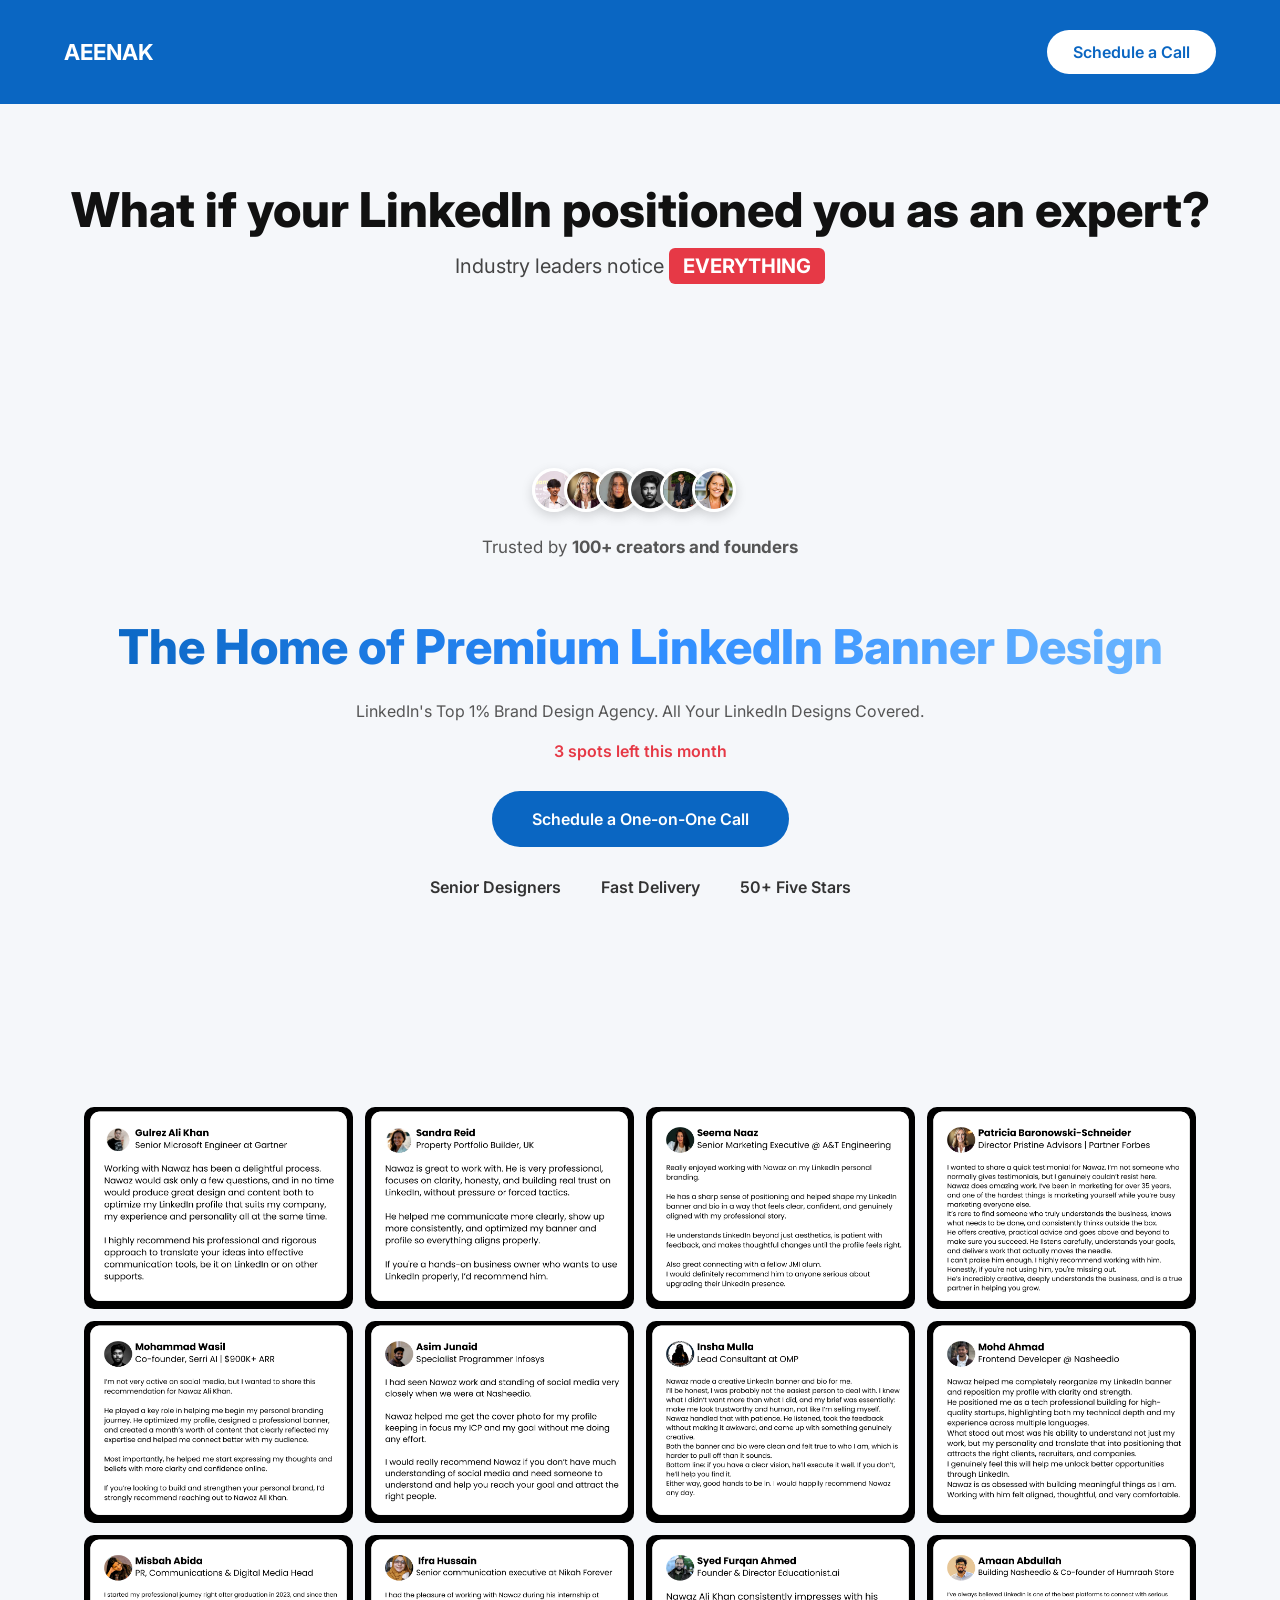
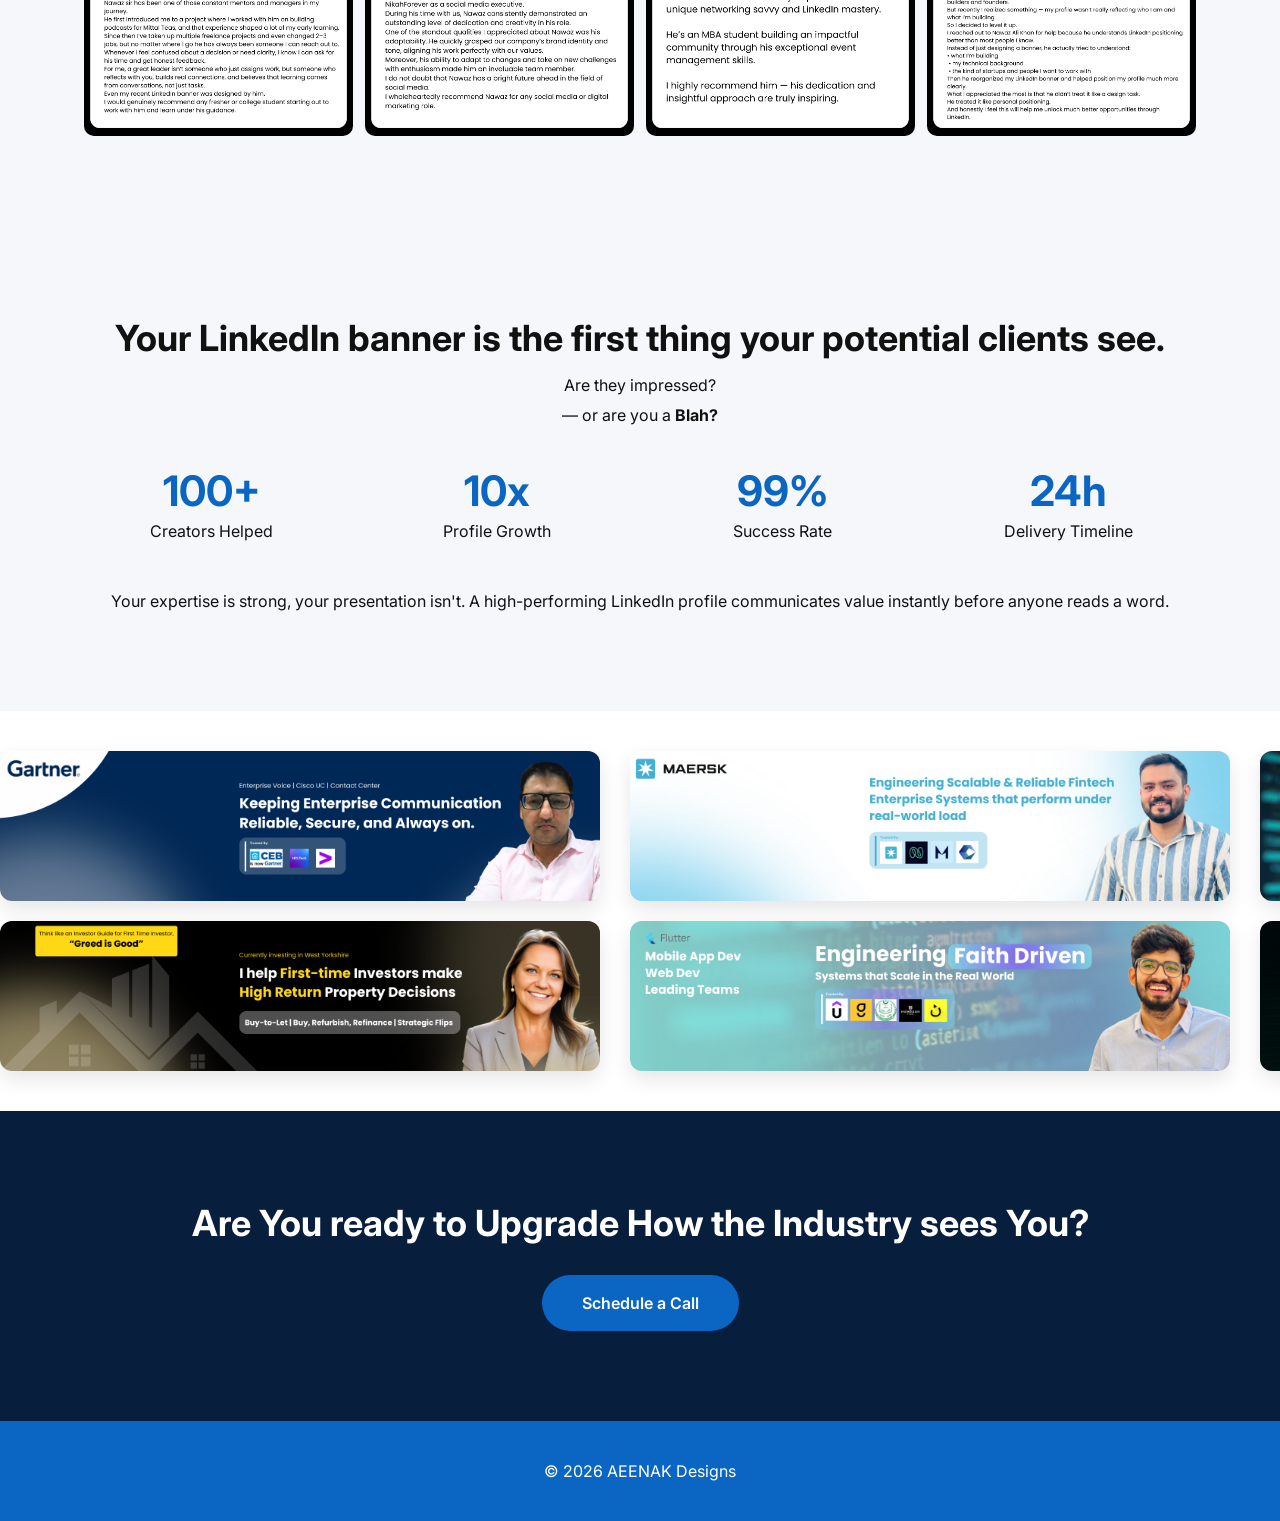
<file: banner.html>
<!DOCTYPE html>
<html lang="en">
<head>
  <meta charset="UTF-8">
  <meta name="viewport" content="width=device-width, initial-scale=1.0">
  <title>AEENAK Designs</title>
  <link href="https://fonts.googleapis.com/css2?family=Inter:wght@400;500;600;700;800&display=swap" rel="stylesheet">
  <style>
    * { box-sizing: border-box; margin: 0; padding: 0; font-family: 'Inter', sans-serif; }

    body { background: #f5f7fa; color: #111; }

    .container { width: 90%; max-width: 1200px; margin: auto; }
    section { padding: 90px 20px; }

    /* NAV */
    .nav {
      background: #0A66C2;
      padding: 30px 0;
      position: fixed;
      top: 0; left: 0; right: 0;
      z-index: 1000;
    }

    .nav-inner {
      width: 90%;
      max-width: 1200px;
      margin: auto;
      display: flex;
      justify-content: space-between;
      align-items: center;
    }

    /* Change 22: AEENAK clickable link */
    .logo {
      color: white;
      font-weight: 700;
      font-size: 22px;
      text-decoration: none;
    }

    .nav-btn {
      background: white;
      color: #0A66C2;
      padding: 12px 26px;
      border-radius: 40px;
      font-weight: 600;
      text-decoration: none;
    }

    /* HERO */
    .offer-page-header {
      text-align: center;
      padding-top: 180px;
      padding-bottom: 60px;
    }

    .offer-page-header h1 { font-size: 48px; font-weight: 800; margin-bottom: 15px; }
    .hero-sub { font-size: 20px; color: #444; }

    /* CLIENTS */
    .avatar-group {
      display: flex;
      justify-content: center;
      margin-top: 40px;
      margin-bottom: 25px;
    }

    .avatar {
      width: 44px;
      height: 44px;
      border-radius: 50%;
      margin-left: -12px;
      border: 3px solid white;
      box-shadow: 0 4px 12px rgba(0,0,0,0.15);
      object-fit: cover;
    }

    .trusted { text-align: center; }
    .trusted-text { margin-bottom: 60px; color: #555; font-size: 17px; }

    .agency-heading {
      font-size: 48px;
      font-weight: 800;
      margin-bottom: 25px;
      background: linear-gradient(90deg, #0A66C2, #2d8cff, #6db7ff);
      -webkit-background-clip: text;
      -webkit-text-fill-color: transparent;
    }

    .trusted-sub { max-width: 700px; margin: auto; margin-bottom: 20px; color: #555; }
    .spots-left { color: #e63946; font-weight: 600; margin-bottom: 20px; }

    .hero-btn {
      background: #0A66C2;
      color: white;
      padding: 18px 40px;
      border-radius: 40px;
      text-decoration: none;
      font-weight: 600;
      display: inline-block;
      margin-top: 10px;
    }

    .trust-features {
      display: flex;
      justify-content: center;
      gap: 40px;
      margin-top: 30px;
      font-weight: 600;
      color: #333;
    }

    /* TESTIMONIALS — Change 21: "What Clients Say" DELETED */
    .testimonials { text-align: center; }

    .testimonial-grid {
      display: grid;
      grid-template-columns: repeat(4, 1fr);
      gap: 12px;
      margin-top: 30px;
    }

    .testimonial-grid img { width: 100%; border-radius: 10px; }

    /* PROBLEM — Change 21 */
    .problem { text-align: center; }
    .problem h2 { font-size: 36px; margin-bottom: 15px; }
    .problem p { margin-bottom: 10px; }

    /* STATS */
    .stats { display: grid; grid-template-columns: repeat(4, 1fr); gap: 30px; margin: 40px 0; }
    .stats h3 { font-size: 42px; color: #0A66C2; margin-bottom: 5px; }

    /* BANNER SHOWCASE */
    .banner-showcase { overflow: hidden; background: white; padding: 40px 0; }

    .banner-track {
      display: flex;
      gap: 30px;
      width: max-content;
      animation: scrollBanners 20s linear infinite;
    }

    .banner-column { display: flex; flex-direction: column; gap: 20px; }

    .banner-column img {
      height: 150px;
      border-radius: 12px;
      box-shadow: 0 8px 20px rgba(0,0,0,0.1);
    }

    @keyframes scrollBanners {
      0% { transform: translateX(0); }
      100% { transform: translateX(-50%); }
    }

    /* CTA — Change 21 */
    .final-cta-section { text-align: center; background: #071f3d; color: white; }
    .final-cta-section h2 { font-size: 36px; margin-bottom: 20px; }

    /* FOOTER */
    .footer { background: #0A66C2; color: white; padding: 40px 20px; text-align: center; }
  </style>
</head>
<body>

<nav class="nav">
  <div class="nav-inner">
    <!-- Change 22: Clickable link to index.html -->
    <a href="index.html" class="logo">AEENAK</a>
    <a class="nav-btn" href="https://zcal.co/i/w9sHRUVw" target="_blank">Schedule a Call</a>
  </div>
</nav>

<header class="offer-page-header container">
  <h1>What if your LinkedIn positioned you as an expert?</h1>
  <p class="hero-sub">Industry leaders notice <span style="background:#e63946;color:white;padding:6px 14px;border-radius:6px;font-weight:700;">EVERYTHING</span></p>
</header>

<section class="trusted container">
  <div class="avatar-group">
    <img src="client1.png" class="avatar">
    <img src="client2.png" class="avatar">
    <img src="client3.png" class="avatar">
    <img src="client4.png" class="avatar">
    <img src="client5.png" class="avatar">
    <img src="client6.png" class="avatar">
  </div>
  <p class="trusted-text">Trusted by <strong>100+ creators and founders</strong></p>
  <h2 class="agency-heading">The Home of Premium LinkedIn Banner Design</h2>
  <p class="trusted-sub">LinkedIn's Top 1% Brand Design Agency. All Your LinkedIn Designs Covered.</p>
  <p class="spots-left">3 spots left this month</p>
  <a class="hero-btn" href="https://zcal.co/i/w9sHRUVw" target="_blank">Schedule a One-on-One Call</a>
  <div class="trust-features">
    <div>Senior Designers</div>
    <div>Fast Delivery</div>
    <div>50+ Five Stars</div>
  </div>
</section>

<!-- Change 21: "What Clients Say" section DELETED — testimonials shown without heading -->
<section class="testimonials container">
  <div class="testimonial-grid">
    <img src="testimonial1.png">
    <img src="testimonial2.png">
    <img src="testimonial3.png">
    <img src="testimonial4.png">
    <img src="testimonial5.png">
    <img src="testimonial6.png">
    <img src="testimonial7.png">
    <img src="testimonial8.png">
    <img src="testimonial9.png">
    <img src="testimonial10.png">
    <img src="testimonial11.png">
    <img src="testimonial12.png">
  </div>
</section>

<!-- Change 21: Updated copy -->
<section class="problem container">
  <h2>Your LinkedIn banner is the first thing your potential clients see.</h2>
  <!-- Change 21: "Are they impressed? — or are you a Blah?" -->
  <p>Are they impressed?</p>
  <p>— or are you a <strong>Blah?</strong></p>

  <div class="stats">
    <div><h3>100+</h3><p>Creators Helped</p></div>
    <div><h3>10x</h3><p>Profile Growth</p></div>
    <div><h3>99%</h3><p>Success Rate</p></div>
    <div><h3>24h</h3><p>Delivery Timeline</p></div>
  </div>

  <p>Your expertise is strong, your presentation isn't. A high-performing LinkedIn profile communicates value instantly before anyone reads a word.</p>
</section>

<section class="banner-showcase">
  <div class="banner-track">
    <div class="banner-column"><img src="Images/banner1.png"><img src="Images/banner2.png"></div>
    <div class="banner-column"><img src="Images/banner3.png"><img src="Images/banner4.png"></div>
    <div class="banner-column"><img src="Images/banner5.png"><img src="Images/banner6.png"></div>
    <div class="banner-column"><img src="Images/banner7.png"><img src="Images/banner8.png"></div>
    <div class="banner-column"><img src="Images/banner9.png"><img src="Images/banner10.png"></div>
    <div class="banner-column"><img src="Images/banner11.png"><img src="Images/banner12.png"></div>
    <div class="banner-column"><img src="Images/banner13.png"><img src="Images/banner14.png"></div>
    <div class="banner-column"><img src="Images/banner15.png"><img src="Images/banner16.png"></div>
    <div class="banner-column"><img src="Images/banner17.png"><img src="Images/banner18.png"></div>
    <div class="banner-column"><img src="Images/banner19.png"><img src="Images/banner20.png"></div>
    <div class="banner-column"><img src="Images/banner21.png"><img src="Images/banner22.png"></div>
    <div class="banner-column"><img src="Images/banner23.png"><img src="Images/banner24.png"></div>
    <div class="banner-column"><img src="Images/banner25.png"><img src="Images/banner26.png"></div>
    <div class="banner-column"><img src="Images/banner27.png"><img src="Images/banner28.png"></div>
    <div class="banner-column"><img src="Images/banner29.png"><img src="Images/banner1.png"></div>
    <!-- Duplicate for seamless loop -->
    <div class="banner-column"><img src="Images/banner1.png"><img src="Images/banner2.png"></div>
    <div class="banner-column"><img src="Images/banner3.png"><img src="Images/banner4.png"></div>
    <div class="banner-column"><img src="Images/banner5.png"><img src="Images/banner6.png"></div>
  </div>
</section>

<!-- Change 21: Updated CTA heading -->
<section class="final-cta-section">
  <div class="container">
    <h2>Are You ready to Upgrade How the Industry sees You?</h2>
    <a class="hero-btn" href="https://zcal.co/i/w9sHRUVw" target="_blank">Schedule a Call</a>
  </div>
</section>

<footer class="footer">© 2026 AEENAK Designs</footer>

</body>
</html>
</file>
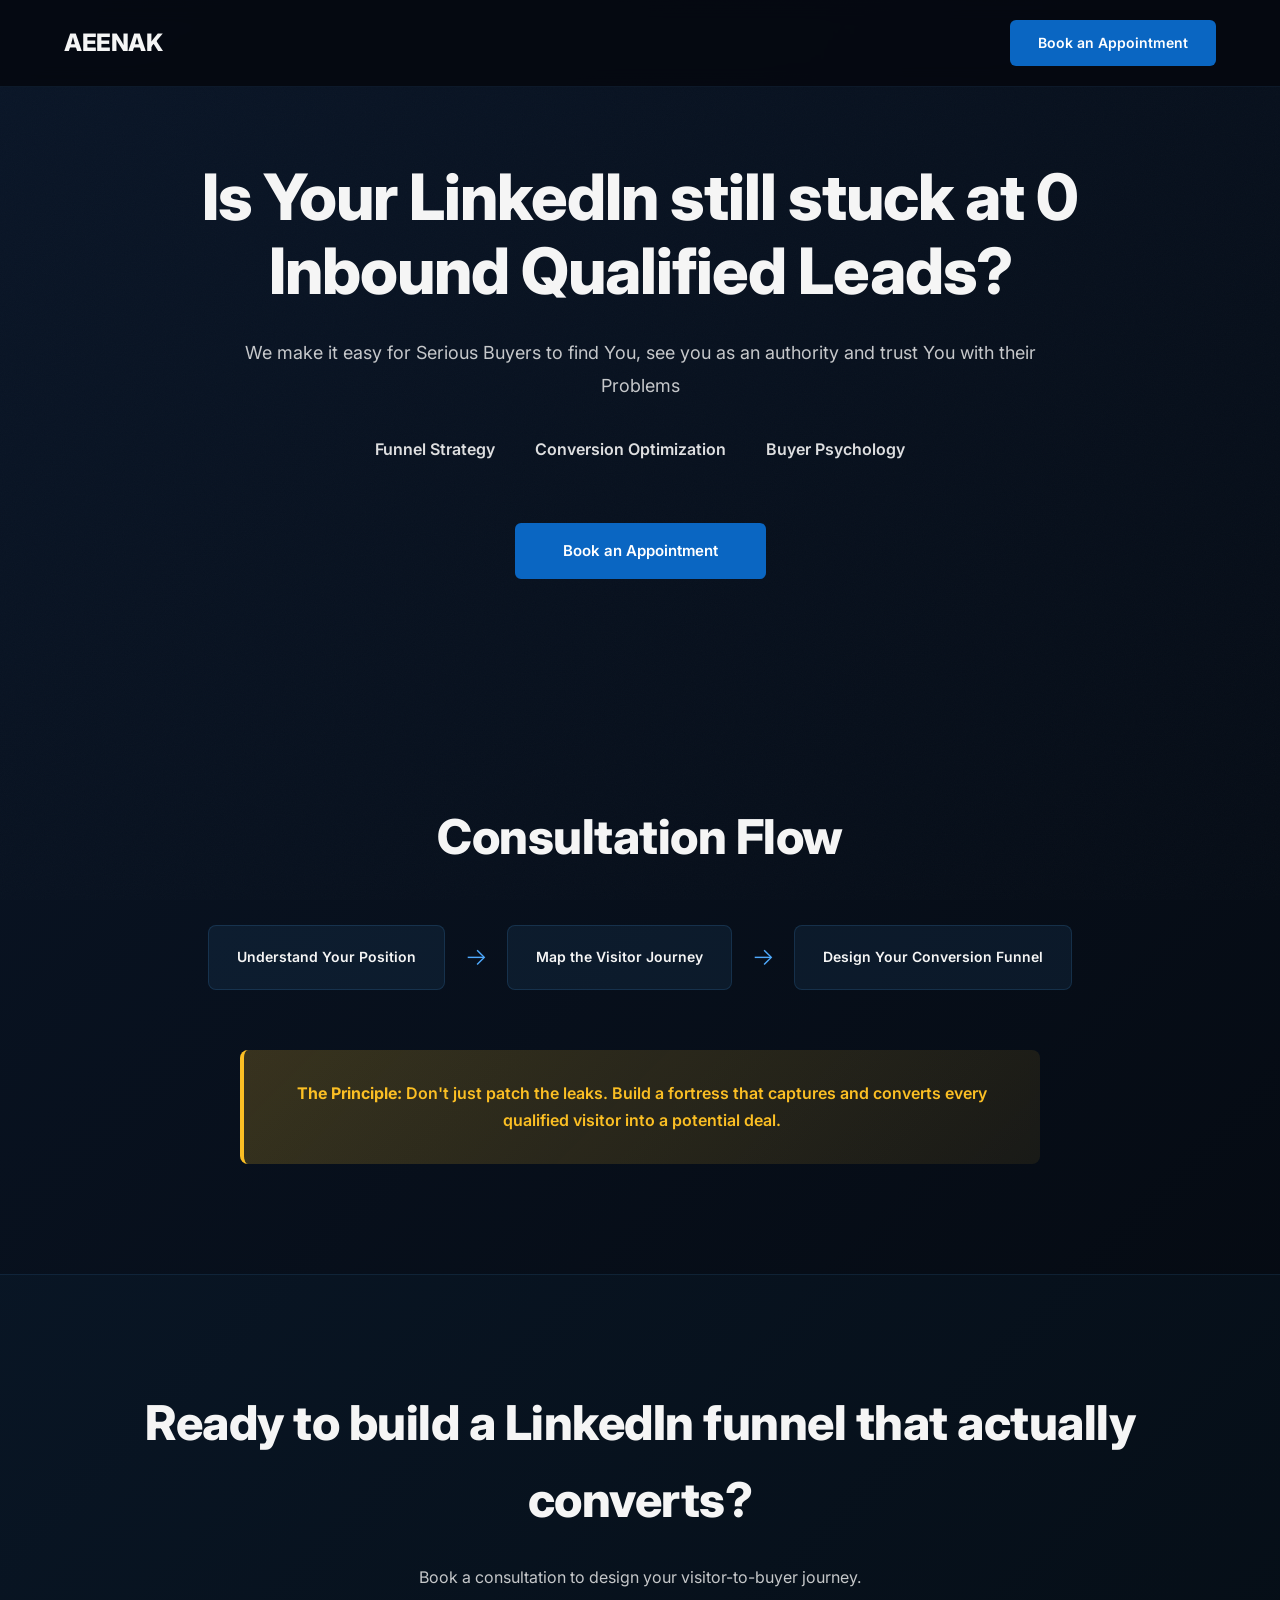
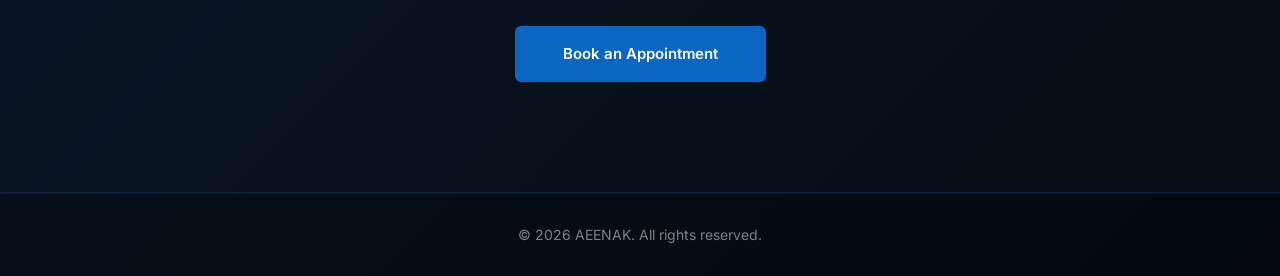
<file: consultation-funnel.html>
<!DOCTYPE html>
<html lang="en">
<head>
  <meta charset="UTF-8">
  <meta name="viewport" content="width=device-width, initial-scale=1.0">
  <title>Consultation Funnel Setup | AEENAK</title>
  <link href="https://fonts.googleapis.com/css2?family=Inter:wght@400;500;600;700;800&display=swap" rel="stylesheet">
  <style>
    * { box-sizing: border-box; margin: 0; padding: 0; font-family: 'Inter', sans-serif; }

    body {
      background: #05080f;
      color: #f5f5f5;
      line-height: 1.6;
      overflow-x: hidden;
    }

    body::before {
      content: '';
      position: fixed;
      top: 0; left: 0;
      width: 300%; height: 300%;
      background: linear-gradient(-45deg, #0a1628, #060c18, #000000, #0d1f3c, #030508, #0a1628);
      background-size: 300% 300%;
      animation: aurora 18s ease infinite;
      z-index: -2;
      pointer-events: none;
    }

    @keyframes aurora {
      0% { background-position: 0% 50%; }
      50% { background-position: 100% 50%; }
      100% { background-position: 0% 50%; }
    }

    body::after {
      content: '';
      position: fixed;
      top: 0; left: 0;
      width: 100%; height: 100%;
      background-image: url("data:image/svg+xml,%3Csvg viewBox='0 0 400 400' xmlns='http://www.w3.org/2000/svg'%3E%3Cfilter id='noiseFilter'%3E%3CfeTurbulence type='fractalNoise' baseFrequency='0.9' numOctaves='4' result='noise'/%3E%3C/filter%3E%3Crect width='400' height='400' fill='%23000' filter='url(%23noiseFilter)' opacity='0.02'/%3E%3C/svg%3E");
      background-size: 400px 400px;
      z-index: -1;
      pointer-events: none;
    }

    .container { width: 90%; max-width: 1200px; margin: 0 auto; }
    section { padding: 110px 20px; position: relative; z-index: 1; }

    /* NAV */
    .nav {
      background: rgba(5, 8, 15, 0.85);
      backdrop-filter: blur(10px);
      padding: 20px 0;
      position: fixed;
      top: 0; left: 0; right: 0;
      z-index: 1000;
      border-bottom: 1px solid rgba(79, 172, 254, 0.1);
    }

    .nav-inner {
      display: flex;
      justify-content: space-between;
      align-items: center;
      width: 90%;
      max-width: 1200px;
      margin: 0 auto;
    }

    .logo {
      font-weight: 800;
      font-size: 24px;
      color: #f5f5f5;
      text-decoration: none;
      letter-spacing: -0.5px;
    }

    .nav-btn {
      background: #0a66c2;
      padding: 12px 28px;
      border-radius: 6px;
      text-decoration: none;
      color: white;
      font-weight: 600;
      transition: all 0.3s ease;
      font-size: 14px;
    }

    .nav-btn:hover {
      background: #0852a3;
      transform: translateY(-2px);
      box-shadow: 0 8px 20px rgba(10, 102, 194, 0.3);
    }

    /* HERO — Change 19 */
    .hero {
      text-align: center;
      padding-top: 160px;
    }

    .hero h1 {
      font-size: 64px;
      font-weight: 800;
      line-height: 1.15;
      margin-bottom: 30px;
      color: #f5f5f5;
      letter-spacing: -1px;
    }

    .hero p {
      color: rgba(245, 245, 245, 0.8);
      font-size: 18px;
      max-width: 800px;
      margin: 0 auto 0;
      line-height: 1.8;
    }

    .consultation-features {
      display: flex;
      justify-content: center;
      gap: 40px;
      margin-top: 35px;
      font-weight: 600;
      color: rgba(245, 245, 245, 0.9);
      flex-wrap: wrap;
    }

    /* Extra space before button */
    .hero-btn-wrap {
      margin-top: 60px;
    }

    .hero-btn {
      background: #0a66c2;
      color: white;
      padding: 16px 48px;
      border-radius: 6px;
      text-decoration: none;
      font-weight: 600;
      display: inline-block;
      transition: all 0.3s ease;
      font-size: 15px;
    }

    .hero-btn:hover {
      background: #0852a3;
      transform: translateY(-3px);
      box-shadow: 0 12px 35px rgba(10, 102, 194, 0.4);
    }

    /* CONSULTATION FLOW */
    .process { text-align: center; }

    .process h2 {
      font-size: 48px;
      margin-bottom: 50px;
      font-weight: 800;
      letter-spacing: -0.5px;
    }

    .flowchart-process {
      display: flex;
      justify-content: center;
      align-items: center;
      gap: 0;
      flex-wrap: wrap;
      margin-bottom: 60px;
    }

    .process-box {
      background: rgba(79, 172, 254, 0.08);
      padding: 20px 28px;
      border-radius: 8px;
      border: 1px solid rgba(79, 172, 254, 0.15);
      transition: all 0.3s ease;
      font-weight: 600;
      color: #f5f5f5;
      font-size: 14px;
      white-space: nowrap;
      flex-shrink: 0;
    }

    .process-box:hover {
      border-color: rgba(10, 102, 194, 0.4);
      transform: translateY(-3px);
      background: rgba(79, 172, 254, 0.12);
      box-shadow: 0 10px 30px rgba(10, 102, 194, 0.1);
    }

    .arrow { color: #4faafe; font-size: 24px; margin: 0 20px; font-weight: 300; flex-shrink: 0; }

    .dam-goal {
      margin-top: 60px;
      padding: 30px;
      background: linear-gradient(135deg, rgba(251, 191, 36, 0.2), rgba(251, 191, 36, 0.08));
      border-left: 4px solid #fbbf24;
      border-radius: 8px;
      color: #fbbf24;
      font-size: 16px;
      line-height: 1.7;
      font-weight: 600;
      max-width: 800px;
      margin-left: auto;
      margin-right: auto;
    }

    /* FINAL CTA */
    .final-cta {
      text-align: center;
      background: rgba(79, 172, 254, 0.03);
      border-top: 1px solid rgba(79, 172, 254, 0.1);
      border-bottom: 1px solid rgba(79, 172, 254, 0.1);
    }

    .final-cta h2 { font-size: 48px; margin-bottom: 25px; font-weight: 800; letter-spacing: -0.5px; }

    .final-cta p { color: rgba(245, 245, 245, 0.8); margin-bottom: 35px; font-size: 16px; line-height: 1.7; }

    .cta-btn {
      background: #0a66c2;
      padding: 16px 48px;
      border-radius: 6px;
      text-decoration: none;
      color: white;
      font-weight: 600;
      display: inline-block;
      transition: all 0.3s ease;
      font-size: 15px;
    }

    .cta-btn:hover {
      background: #0852a3;
      transform: translateY(-3px);
      box-shadow: 0 12px 35px rgba(10, 102, 194, 0.4);
    }

    /* FOOTER — Change 19 */
    .page-footer {
      text-align: center;
      padding: 30px 20px;
      color: rgba(245,245,245,0.5);
      font-size: 14px;
      position: relative;
      z-index: 1;
      border-top: 1px solid rgba(79, 172, 254, 0.08);
    }

    @media (max-width: 900px) {
      .consultation-features { flex-direction: column; gap: 20px; }
      .hero h1 { font-size: 44px; }
      .flowchart-process { flex-direction: column; }
      .arrow { transform: rotate(90deg); margin: 15px 0; }
    }

    @media (max-width: 600px) {
      .hero { padding-top: 100px; }
      .hero h1 { font-size: 32px; }
      .hero p { font-size: 16px; }
      .final-cta h2, .process h2 { font-size: 32px; }
    }
  </style>
</head>
<body>

<nav class="nav">
  <div class="nav-inner">
    <!-- Change 22 -->
    <a href="index.html" class="logo">AEENAK</a>
    <a class="nav-btn" href="https://zcal.co/i/w9sHRUVw">Book an Appointment</a>
  </div>
</nav>

<!-- HERO — Change 19 (updated copy + extra space) -->
<section class="hero container">
  <h1>Is Your LinkedIn still stuck at 0 Inbound Qualified Leads?</h1>

  <p>We make it easy for Serious Buyers to find You, see you as an authority and trust You with their Problems</p>

  <div class="consultation-features">
    <div>Funnel Strategy</div>
    <div>Conversion Optimization</div>
    <div>Buyer Psychology</div>
  </div>

  <!-- Extra space — Change 19 -->
  <div class="hero-btn-wrap">
    <a class="hero-btn" href="https://zcal.co/i/w9sHRUVw">Book an Appointment</a>
  </div>
</section>

<!-- Change 20: "What You Get" section DELETED -->

<!-- CONSULTATION FLOW -->
<section class="process container">
  <h2>Consultation Flow</h2>

  <div class="flowchart-process">
    <div class="process-box">Understand Your Position</div>
    <span class="arrow">→</span>
    <div class="process-box">Map the Visitor Journey</div>
    <span class="arrow">→</span>
    <div class="process-box">Design Your Conversion Funnel</div>
  </div>

  <div class="dam-goal">
    <strong>The Principle:</strong> Don't just patch the leaks. Build a fortress that captures and converts every qualified visitor into a potential deal.
  </div>
</section>

<!-- FINAL CTA -->
<section class="final-cta">
  <div class="container">
    <h2>Ready to build a LinkedIn funnel that actually converts?</h2>
    <p>Book a consultation to design your visitor-to-buyer journey.</p>
    <a class="cta-btn" href="https://zcal.co/i/w9sHRUVw">Book an Appointment</a>
  </div>
</section>

<!-- FOOTER — Change 19 -->
<footer class="page-footer">
  © 2026 AEENAK. All rights reserved.
</footer>

</body>
</html>
</file>
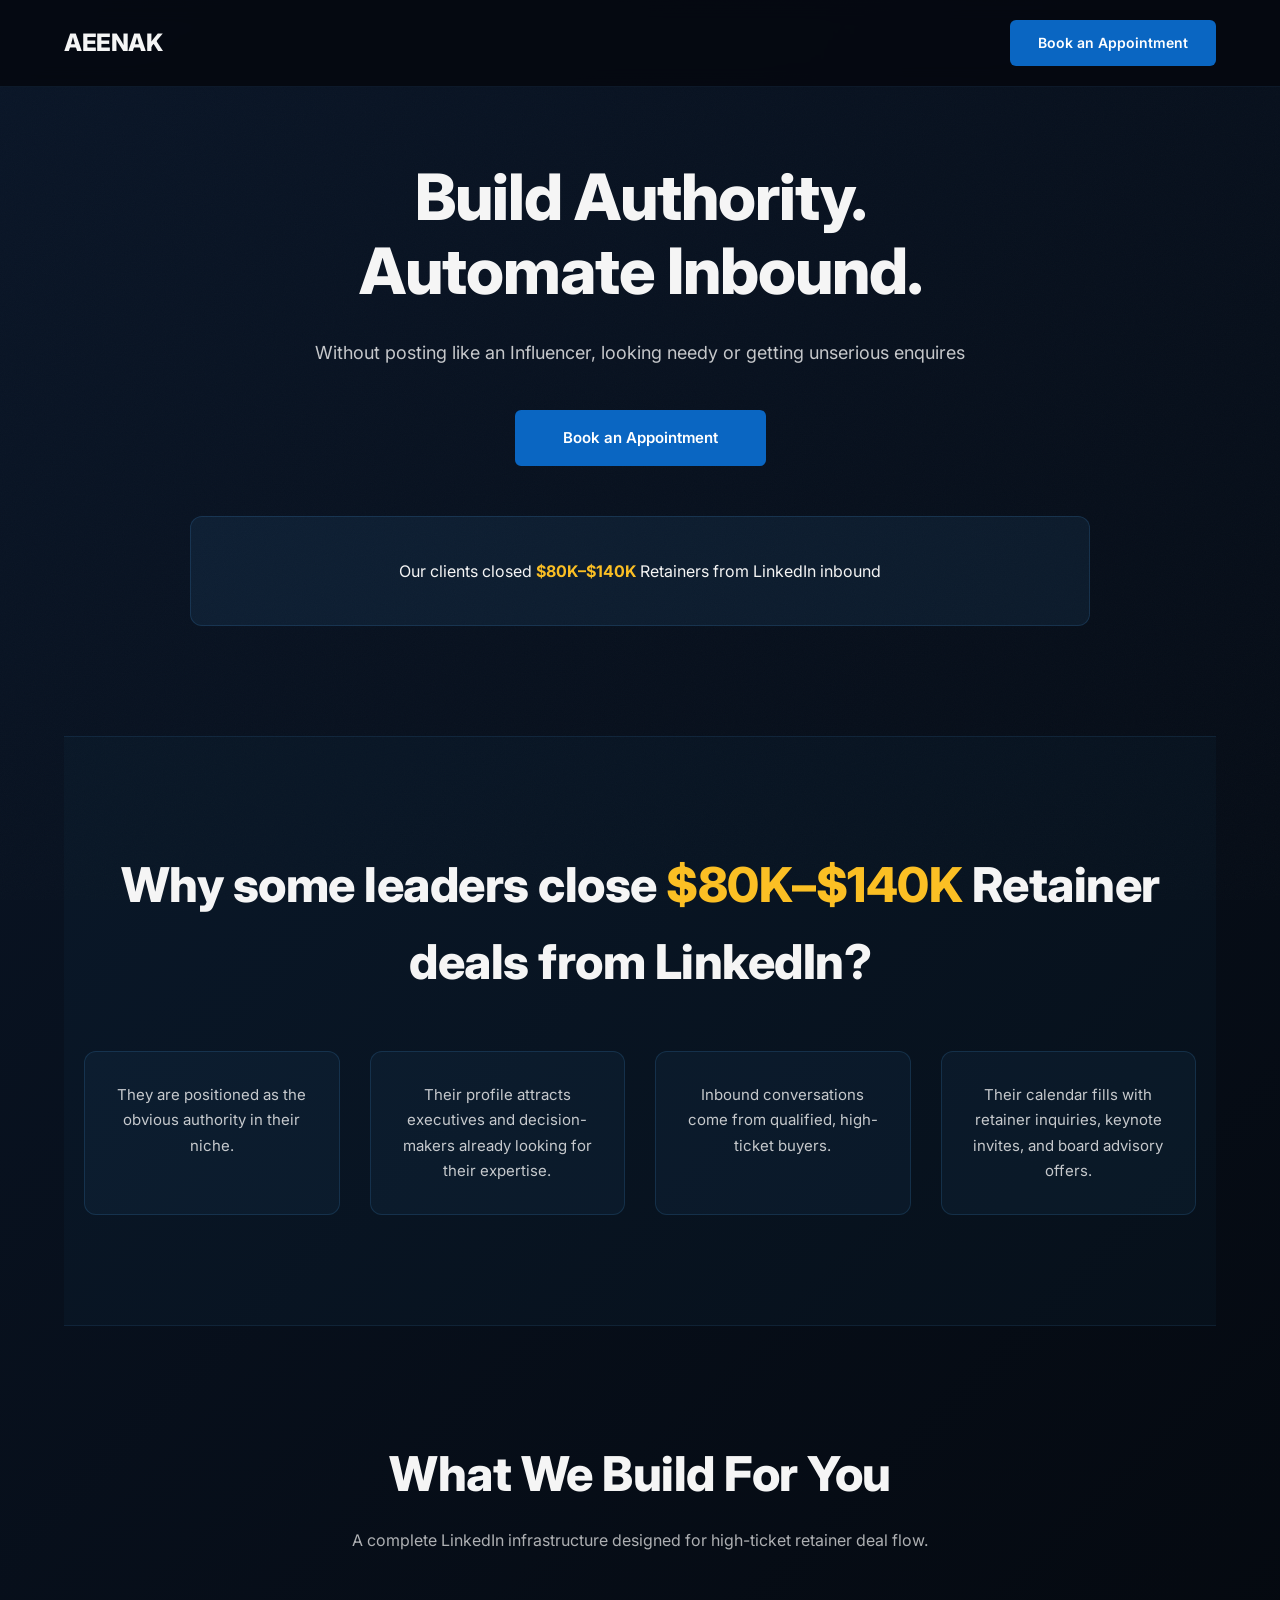
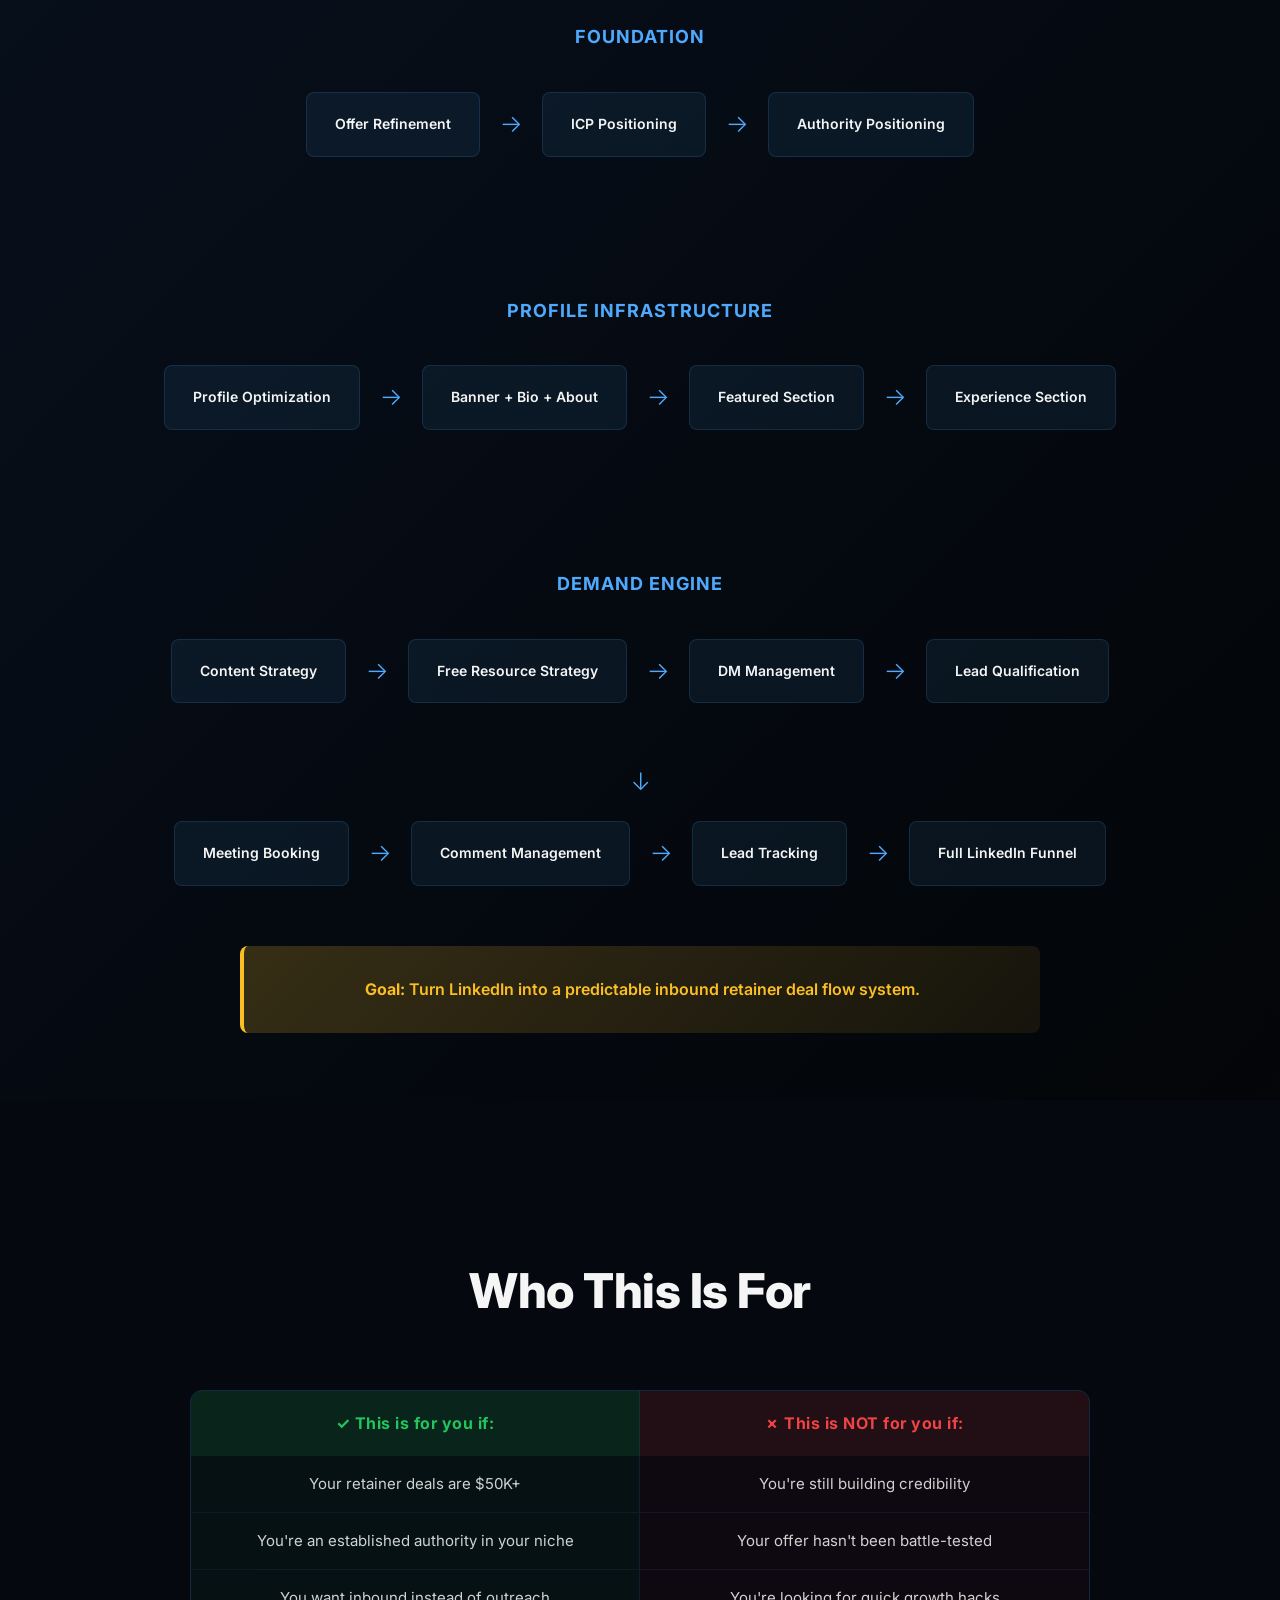
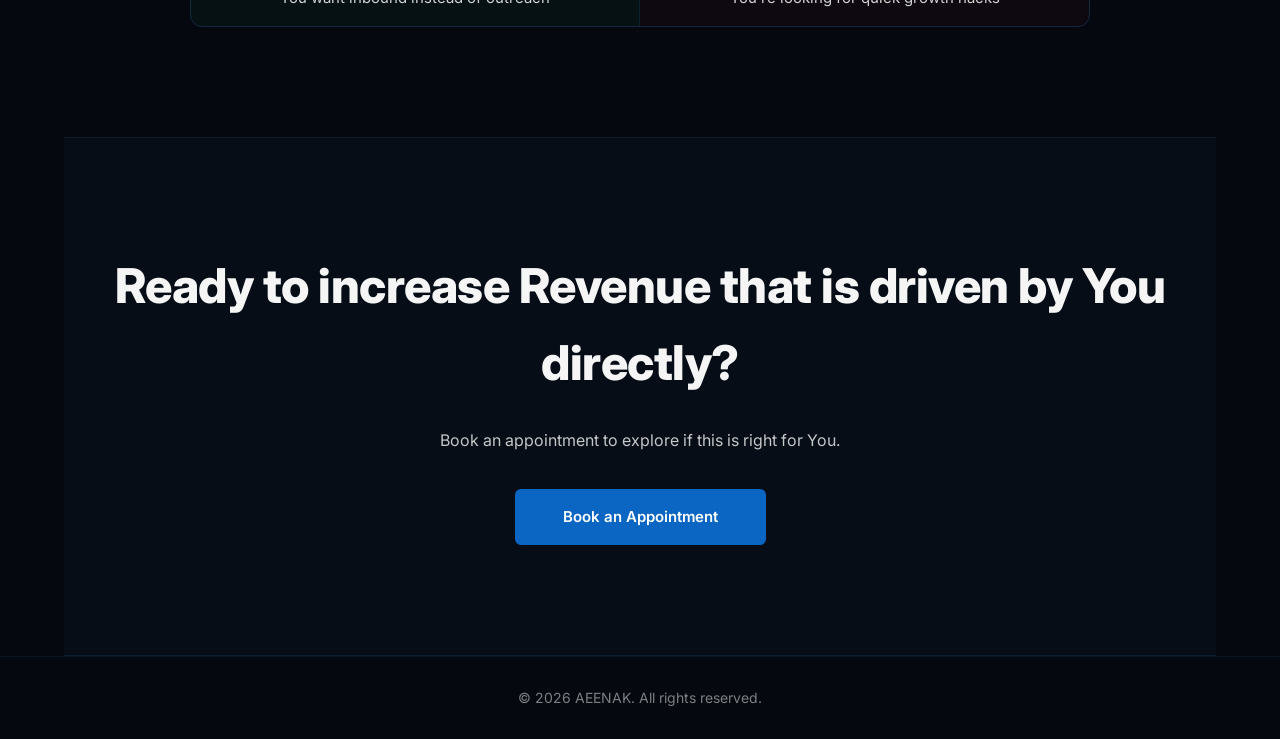
<file: done-for-you.html>
<!DOCTYPE html>
<html lang="en">
<head>
  <meta charset="UTF-8">
  <meta name="viewport" content="width=device-width, initial-scale=1.0">
  <title>Retainer - Done For You LinkedIn Growth | AEENAK</title>
  <link href="https://fonts.googleapis.com/css2?family=Inter:wght@400;500;600;700;800&display=swap" rel="stylesheet">
  <style>
    * { box-sizing: border-box; margin: 0; padding: 0; font-family: 'Inter', sans-serif; }

    body {
      background: #05080f;
      color: #f5f5f5;
      line-height: 1.6;
      overflow-x: hidden;
    }

    /* NAVY → BLACK GRADIENT */
    body::before {
      content: '';
      position: fixed;
      top: 0; left: 0;
      width: 300%; height: 300%;
      background: linear-gradient(-45deg, #0a1628, #060c18, #000000, #0d1f3c, #030508, #0a1628);
      background-size: 300% 300%;
      animation: aurora 18s ease infinite;
      z-index: -2;
      pointer-events: none;
    }

    @keyframes aurora {
      0% { background-position: 0% 50%; }
      50% { background-position: 100% 50%; }
      100% { background-position: 0% 50%; }
    }

    body::after {
      content: '';
      position: fixed;
      top: 0; left: 0;
      width: 100%; height: 100%;
      background-image: url("data:image/svg+xml,%3Csvg viewBox='0 0 400 400' xmlns='http://www.w3.org/2000/svg'%3E%3Cfilter id='noiseFilter'%3E%3CfeTurbulence type='fractalNoise' baseFrequency='0.9' numOctaves='4' result='noise'/%3E%3C/filter%3E%3Crect width='400' height='400' fill='%23000' filter='url(%23noiseFilter)' opacity='0.02'/%3E%3C/svg%3E");
      background-size: 400px 400px;
      z-index: -1;
      pointer-events: none;
    }

    .container { width: 90%; max-width: 1200px; margin: 0 auto; }
    section { padding: 110px 20px; position: relative; z-index: 1; }

    /* NAV */
    .nav {
      background: rgba(5, 8, 15, 0.85);
      backdrop-filter: blur(10px);
      padding: 20px 0;
      position: fixed;
      top: 0; left: 0; right: 0;
      z-index: 1000;
      border-bottom: 1px solid rgba(79, 172, 254, 0.1);
    }

    .nav-inner {
      display: flex;
      justify-content: space-between;
      align-items: center;
      width: 90%;
      max-width: 1200px;
      margin: 0 auto;
    }

    .logo {
      font-weight: 800;
      font-size: 24px;
      color: #f5f5f5;
      text-decoration: none;
      letter-spacing: -0.5px;
    }

    .nav-btn {
      background: #0a66c2;
      padding: 12px 28px;
      border-radius: 6px;
      text-decoration: none;
      color: white;
      font-weight: 600;
      transition: all 0.3s ease;
      font-size: 14px;
    }

    .nav-btn:hover {
      background: #0852a3;
      transform: translateY(-2px);
      box-shadow: 0 8px 20px rgba(10, 102, 194, 0.3);
    }

    /* HERO */
    .hero { padding-top: 160px; text-align: center; }

    .hero h1 {
      font-size: 64px;
      font-weight: 800;
      line-height: 1.15;
      margin-bottom: 30px;
      color: #f5f5f5;
      letter-spacing: -1px;
    }

    .blue-gradient {
      background: linear-gradient(90deg, #0a66c2, #4faafe);
      -webkit-background-clip: text;
      -webkit-text-fill-color: transparent;
      background-clip: text;
    }

    .hero p {
      color: rgba(245, 245, 245, 0.8);
      font-size: 18px;
      max-width: 800px;
      margin: 0 auto 40px;
      line-height: 1.8;
    }

    .hero-btn {
      background: #0a66c2;
      color: white;
      padding: 16px 48px;
      border-radius: 6px;
      text-decoration: none;
      font-weight: 600;
      display: inline-block;
      transition: all 0.3s ease;
      font-size: 15px;
    }

    .hero-btn:hover {
      background: #0852a3;
      transform: translateY(-3px);
      box-shadow: 0 12px 35px rgba(10, 102, 194, 0.4);
    }

    /* AUTHORITY BOX */
    .authority-box {
      margin-top: 50px;
      padding: 40px;
      background: rgba(79, 172, 254, 0.08);
      border: 1px solid rgba(79, 172, 254, 0.15);
      border-radius: 12px;
      max-width: 900px;
      margin-left: auto;
      margin-right: auto;
    }

    .authority-line {
      color: #f5f5f5;
      font-size: 16px;
      line-height: 1.8;
    }

    .authority-line .gold { color: #fbbf24; font-weight: 700; }

    /* PROBLEM SECTION */
    .problem {
      text-align: center;
      background: rgba(79, 172, 254, 0.03);
      border-top: 1px solid rgba(79, 172, 254, 0.1);
      border-bottom: 1px solid rgba(79, 172, 254, 0.1);
    }

    .problem h2 { font-size: 48px; margin-bottom: 50px; font-weight: 800; letter-spacing: -0.5px; }
    .problem h2 .gold { color: #fbbf24; }

    .problem-grid {
      display: grid;
      grid-template-columns: repeat(4, 1fr);
      gap: 30px;
      margin-top: 40px;
    }

    .problem-box {
      background: rgba(79, 172, 254, 0.05);
      padding: 30px;
      border-radius: 12px;
      color: rgba(245, 245, 245, 0.8);
      border: 1px solid rgba(79, 172, 254, 0.15);
      transition: all 0.3s ease;
      font-size: 15px;
      line-height: 1.7;
    }

    .problem-box:hover {
      border-color: rgba(10, 102, 194, 0.4);
      transform: translateY(-4px);
      background: rgba(79, 172, 254, 0.08);
      box-shadow: 0 15px 40px rgba(10, 102, 194, 0.1);
    }

    /* FEATURES */
    .features { text-align: center; }

    .features h2 {
      font-size: 48px;
      margin-bottom: 15px;
      color: #f5f5f5;
      font-weight: 800;
      letter-spacing: -0.5px;
    }

    .features-subtitle { color: rgba(245, 245, 245, 0.7); font-size: 16px; margin-bottom: 70px; }

    .feature-groups { display: flex; flex-direction: column; gap: 80px; }

    .feature-group { text-align: center; }

    .feature-group-title {
      font-size: 18px;
      font-weight: 700;
      color: #4faafe;
      margin-bottom: 40px;
      text-transform: uppercase;
      letter-spacing: 1px;
    }

    .flowchart {
      display: flex;
      justify-content: center;
      align-items: center;
      gap: 0;
      flex-wrap: wrap;
      margin: 0 auto;
    }

    .flowchart-foundation, .flowchart-profile, .flowchart-demand {
      display: flex;
      justify-content: center;
      align-items: center;
      gap: 0;
      flex-wrap: wrap;
      margin-bottom: 60px;
    }

    .feature-box {
      background: rgba(79, 172, 254, 0.08);
      padding: 20px 28px;
      border-radius: 8px;
      border: 1px solid rgba(79, 172, 254, 0.15);
      transition: all 0.3s ease;
      font-weight: 600;
      color: #f5f5f5;
      font-size: 14px;
      white-space: nowrap;
      flex-shrink: 0;
    }

    .feature-box:hover {
      border-color: rgba(10, 102, 194, 0.4);
      transform: translateY(-3px);
      background: rgba(79, 172, 254, 0.12);
      box-shadow: 0 10px 30px rgba(10, 102, 194, 0.1);
    }

    .arrow { color: #4faafe; font-size: 24px; margin: 0 20px; font-weight: 300; flex-shrink: 0; }

    .feature-goal {
      margin-top: 60px;
      padding: 30px;
      background: linear-gradient(135deg, rgba(251, 191, 36, 0.2), rgba(251, 191, 36, 0.08));
      border-left: 4px solid #fbbf24;
      border-radius: 8px;
      color: #fbbf24;
      font-size: 16px;
      line-height: 1.7;
      font-weight: 600;
      max-width: 800px;
      margin-left: auto;
      margin-right: auto;
    }

    /* WHO THIS IS FOR — Change 15: Table layout */
    .who-for { text-align: center; }

    .who-for h2 {
      font-size: 48px;
      margin-bottom: 60px;
      font-weight: 800;
      letter-spacing: -0.5px;
    }

    .who-for-table {
      max-width: 900px;
      margin: 0 auto;
      border-collapse: separate;
      border-spacing: 0;
      width: 100%;
      border-radius: 12px;
      overflow: hidden;
      border: 1px solid rgba(79, 172, 254, 0.2);
    }

    .who-for-table thead tr th {
      padding: 20px 30px;
      font-size: 16px;
      font-weight: 700;
      letter-spacing: 0.5px;
      width: 50%;
    }

    .who-for-table thead tr th.green-head {
      background: rgba(34, 197, 94, 0.15);
      color: #22c55e;
      border-right: 1px solid rgba(79, 172, 254, 0.1);
    }

    .who-for-table thead tr th.red-head {
      background: rgba(239, 68, 68, 0.12);
      color: #ef4444;
    }

    .who-for-table tbody tr td {
      padding: 16px 30px;
      font-size: 15px;
      color: rgba(245, 245, 245, 0.85);
      line-height: 1.6;
      vertical-align: top;
    }

    .who-for-table tbody tr td:first-child {
      background: rgba(34, 197, 94, 0.05);
      border-right: 1px solid rgba(79, 172, 254, 0.1);
    }

    .who-for-table tbody tr td:last-child {
      background: rgba(239, 68, 68, 0.04);
    }

    .who-for-table tbody tr:not(:last-child) td {
      border-bottom: 1px solid rgba(79, 172, 254, 0.08);
    }

    /* CTA SECTION */
    .cta {
      text-align: center;
      background: rgba(79, 172, 254, 0.03);
      border-top: 1px solid rgba(79, 172, 254, 0.1);
      border-bottom: 1px solid rgba(79, 172, 254, 0.1);
    }

    .cta h2 { font-size: 48px; margin-bottom: 25px; font-weight: 800; letter-spacing: -0.5px; }
    .cta p { color: rgba(245, 245, 245, 0.8); margin-bottom: 35px; font-size: 16px; line-height: 1.7; }

    .cta-btn {
      background: #0a66c2;
      padding: 16px 48px;
      border-radius: 6px;
      text-decoration: none;
      color: white;
      font-weight: 600;
      display: inline-block;
      transition: all 0.3s ease;
      font-size: 15px;
    }

    .cta-btn:hover {
      background: #0852a3;
      transform: translateY(-3px);
      box-shadow: 0 12px 35px rgba(10, 102, 194, 0.4);
    }

    /* FOOTER — Change 17 */
    .page-footer {
      text-align: center;
      padding: 30px 20px;
      color: rgba(245,245,245,0.5);
      font-size: 14px;
      position: relative;
      z-index: 1;
      border-top: 1px solid rgba(79, 172, 254, 0.08);
    }

    @media (max-width: 900px) {
      .problem-grid { grid-template-columns: 1fr 1fr; }
      .hero h1 { font-size: 44px; }
      .flowchart-foundation, .flowchart-profile, .flowchart-demand { flex-direction: column; }
      .arrow { transform: rotate(90deg); margin: 15px 0; }
      .who-for-table { font-size: 14px; }
    }

    @media (max-width: 600px) {
      .hero { padding-top: 100px; }
      .hero h1 { font-size: 32px; }
      .hero p { font-size: 16px; }
      .problem-grid { grid-template-columns: 1fr; }
      .problem h2, .features h2, .who-for h2, .cta h2 { font-size: 32px; }
      .who-for-table thead tr th, .who-for-table tbody tr td { padding: 12px 16px; }
    }
  </style>
</head>
<body>

<nav class="nav">
  <div class="nav-inner">
    <!-- Change 22 -->
    <a href="index.html" class="logo">AEENAK</a>
    <a class="nav-btn" href="https://zcal.co/i/w9sHRUVw">Book an Appointment</a>
  </div>
</nav>

<!-- HERO -->
<section class="hero container">
  <h1>Build Authority.<br>Automate Inbound.</h1>

  <!-- Change 13 -->
  <p>Without posting like an Influencer, looking needy or getting unserious enquires</p>

  <a class="hero-btn" href="https://zcal.co/i/w9sHRUVw">Book an Appointment</a>

  <div class="authority-box">
    <!-- Change 14 -->
    <div class="authority-line">
      Our clients closed <span class="gold">$80K–$140K</span> Retainers from LinkedIn inbound
    </div>
  </div>
</section>

<!-- PROBLEM -->
<section class="problem container">
  <h2>Why some leaders close <span class="gold">$80K–$140K</span> Retainer deals from LinkedIn?</h2>
  <div class="problem-grid">
    <div class="problem-box">They are positioned as the obvious authority in their niche.</div>
    <div class="problem-box">Their profile attracts executives and decision-makers already looking for their expertise.</div>
    <div class="problem-box">Inbound conversations come from qualified, high-ticket buyers.</div>
    <div class="problem-box">Their calendar fills with retainer inquiries, keynote invites, and board advisory offers.</div>
  </div>
</section>

<!-- FEATURES -->
<section class="features container">
  <h2>What We Build For You</h2>
  <p class="features-subtitle">A complete LinkedIn infrastructure designed for high-ticket retainer deal flow.</p>

  <div class="feature-groups">
    <div class="feature-group">
      <div class="feature-group-title">Foundation</div>
      <div class="flowchart-foundation">
        <div class="feature-box">Offer Refinement</div>
        <span class="arrow">→</span>
        <div class="feature-box">ICP Positioning</div>
        <span class="arrow">→</span>
        <div class="feature-box">Authority Positioning</div>
      </div>
    </div>

    <div class="feature-group">
      <div class="feature-group-title">Profile Infrastructure</div>
      <div class="flowchart-profile">
        <div class="feature-box">Profile Optimization</div>
        <span class="arrow">→</span>
        <div class="feature-box">Banner + Bio + About</div>
        <span class="arrow">→</span>
        <div class="feature-box">Featured Section</div>
        <span class="arrow">→</span>
        <div class="feature-box">Experience Section</div>
      </div>
    </div>

    <div class="feature-group">
      <div class="feature-group-title">Demand Engine</div>
      <div class="flowchart-demand">
        <div class="feature-box">Content Strategy</div>
        <span class="arrow">→</span>
        <div class="feature-box">Free Resource Strategy</div>
        <span class="arrow">→</span>
        <div class="feature-box">DM Management</div>
        <span class="arrow">→</span>
        <div class="feature-box">Lead Qualification</div>
      </div>
      <div style="width:100%;text-align:center;margin-top:40px;">
        <span class="arrow" style="display:inline-block;margin:0;">↓</span>
      </div>
      <div style="width:100%;text-align:center;margin-top:20px;display:flex;flex-wrap:wrap;justify-content:center;align-items:center;">
        <div class="feature-box" style="display:inline-block;">Meeting Booking</div>
        <span class="arrow">→</span>
        <div class="feature-box" style="display:inline-block;">Comment Management</div>
        <span class="arrow">→</span>
        <div class="feature-box" style="display:inline-block;">Lead Tracking</div>
        <span class="arrow">→</span>
        <div class="feature-box" style="display:inline-block;">Full LinkedIn Funnel</div>
      </div>
    </div>
  </div>

  <div class="feature-goal"><strong>Goal:</strong> Turn LinkedIn into a predictable inbound retainer deal flow system.</div>
</section>

<!-- WHO THIS IS FOR — Change 15: Table -->
<section class="who-for container">
  <h2>Who This Is For</h2>

  <table class="who-for-table">
    <thead>
      <tr>
        <th class="green-head">✓ This is for you if:</th>
        <th class="red-head">✗ This is NOT for you if:</th>
      </tr>
    </thead>
    <tbody>
      <tr>
        <td>Your retainer deals are $50K+</td>
        <td>You're still building credibility</td>
      </tr>
      <tr>
        <td>You're an established authority in your niche</td>
        <td>Your offer hasn't been battle-tested</td>
      </tr>
      <tr>
        <td>You want inbound instead of outreach</td>
        <td>You're looking for quick growth hacks</td>
      </tr>
    </tbody>
  </table>
</section>

<!-- CTA — Change 16 -->
<section class="cta container">
  <h2>Ready to increase Revenue that is driven by You directly?</h2>
  <p>Book an appointment to explore if this is right for You.</p>
  <a class="cta-btn" href="https://zcal.co/i/w9sHRUVw">Book an Appointment</a>
</section>

<!-- FOOTER — Change 17 -->
<footer class="page-footer">
  © 2026 AEENAK. All rights reserved.
</footer>

</body>
</html>
</file>
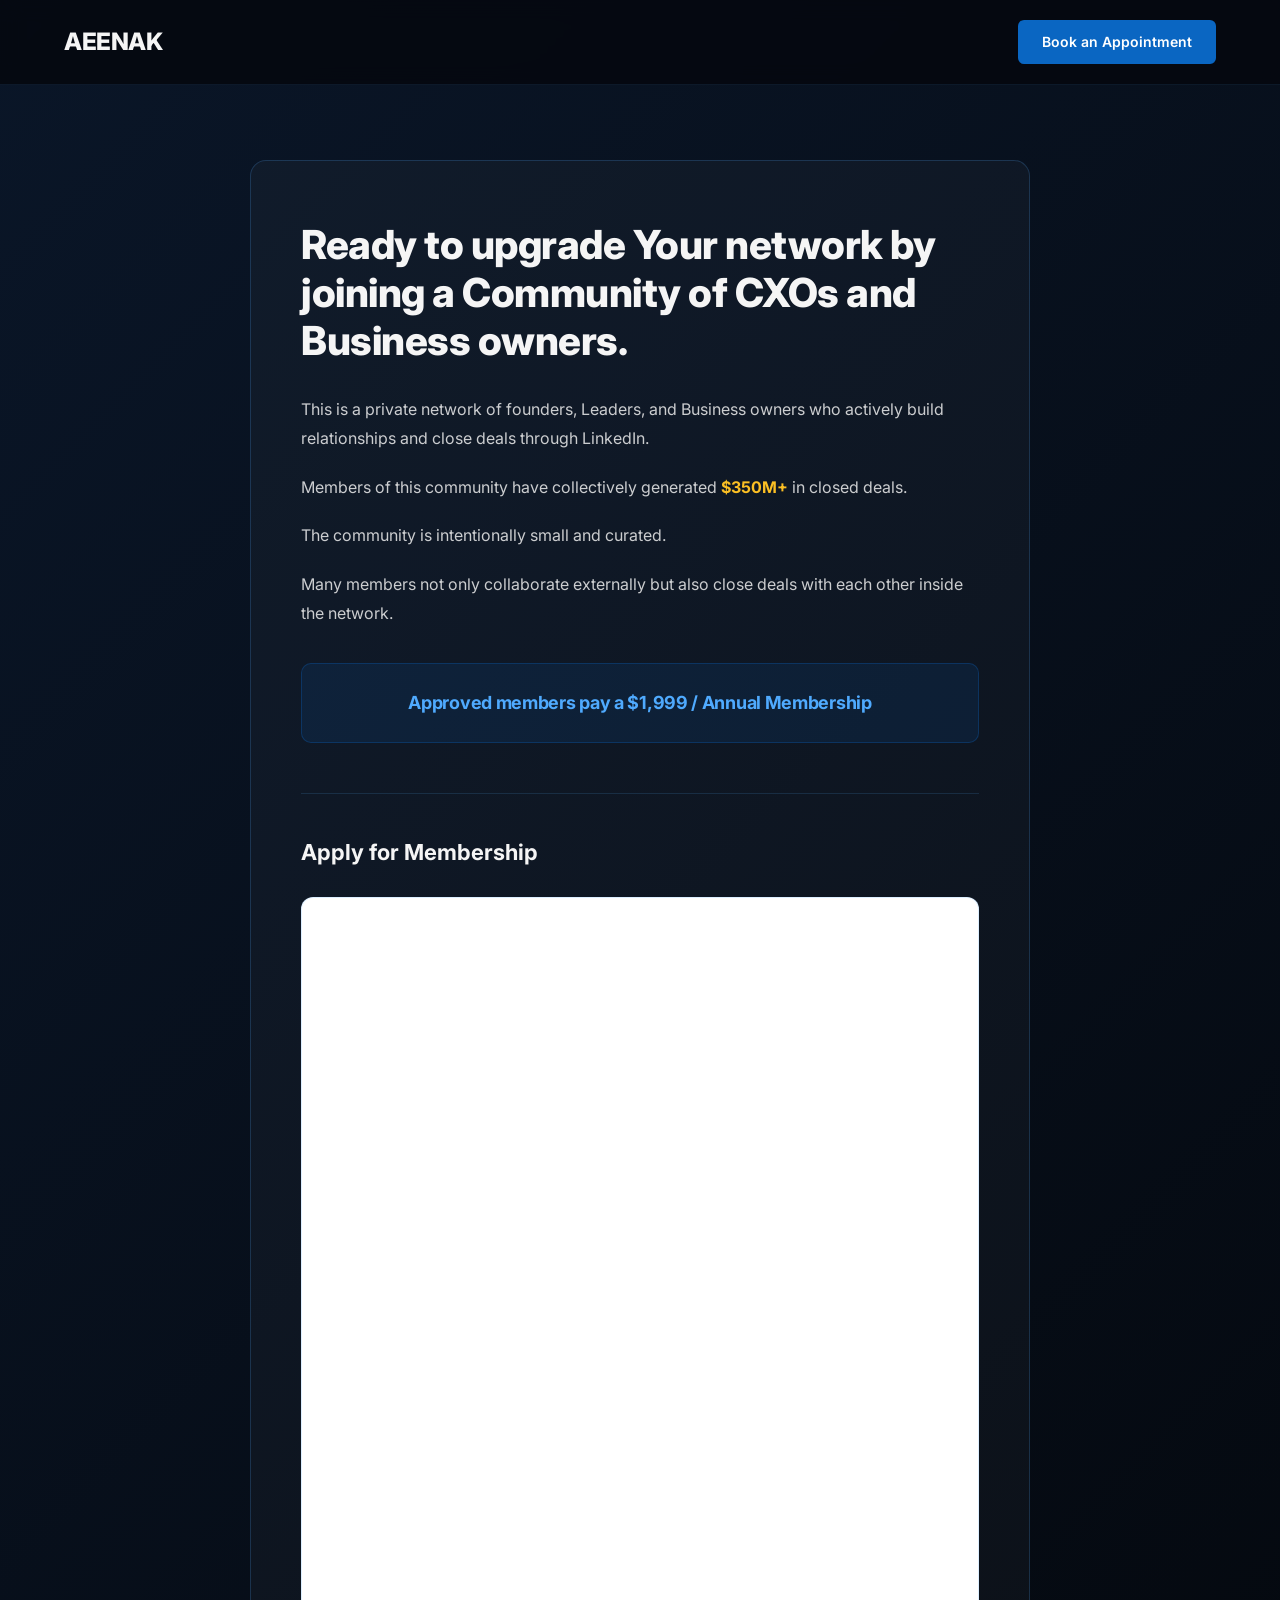
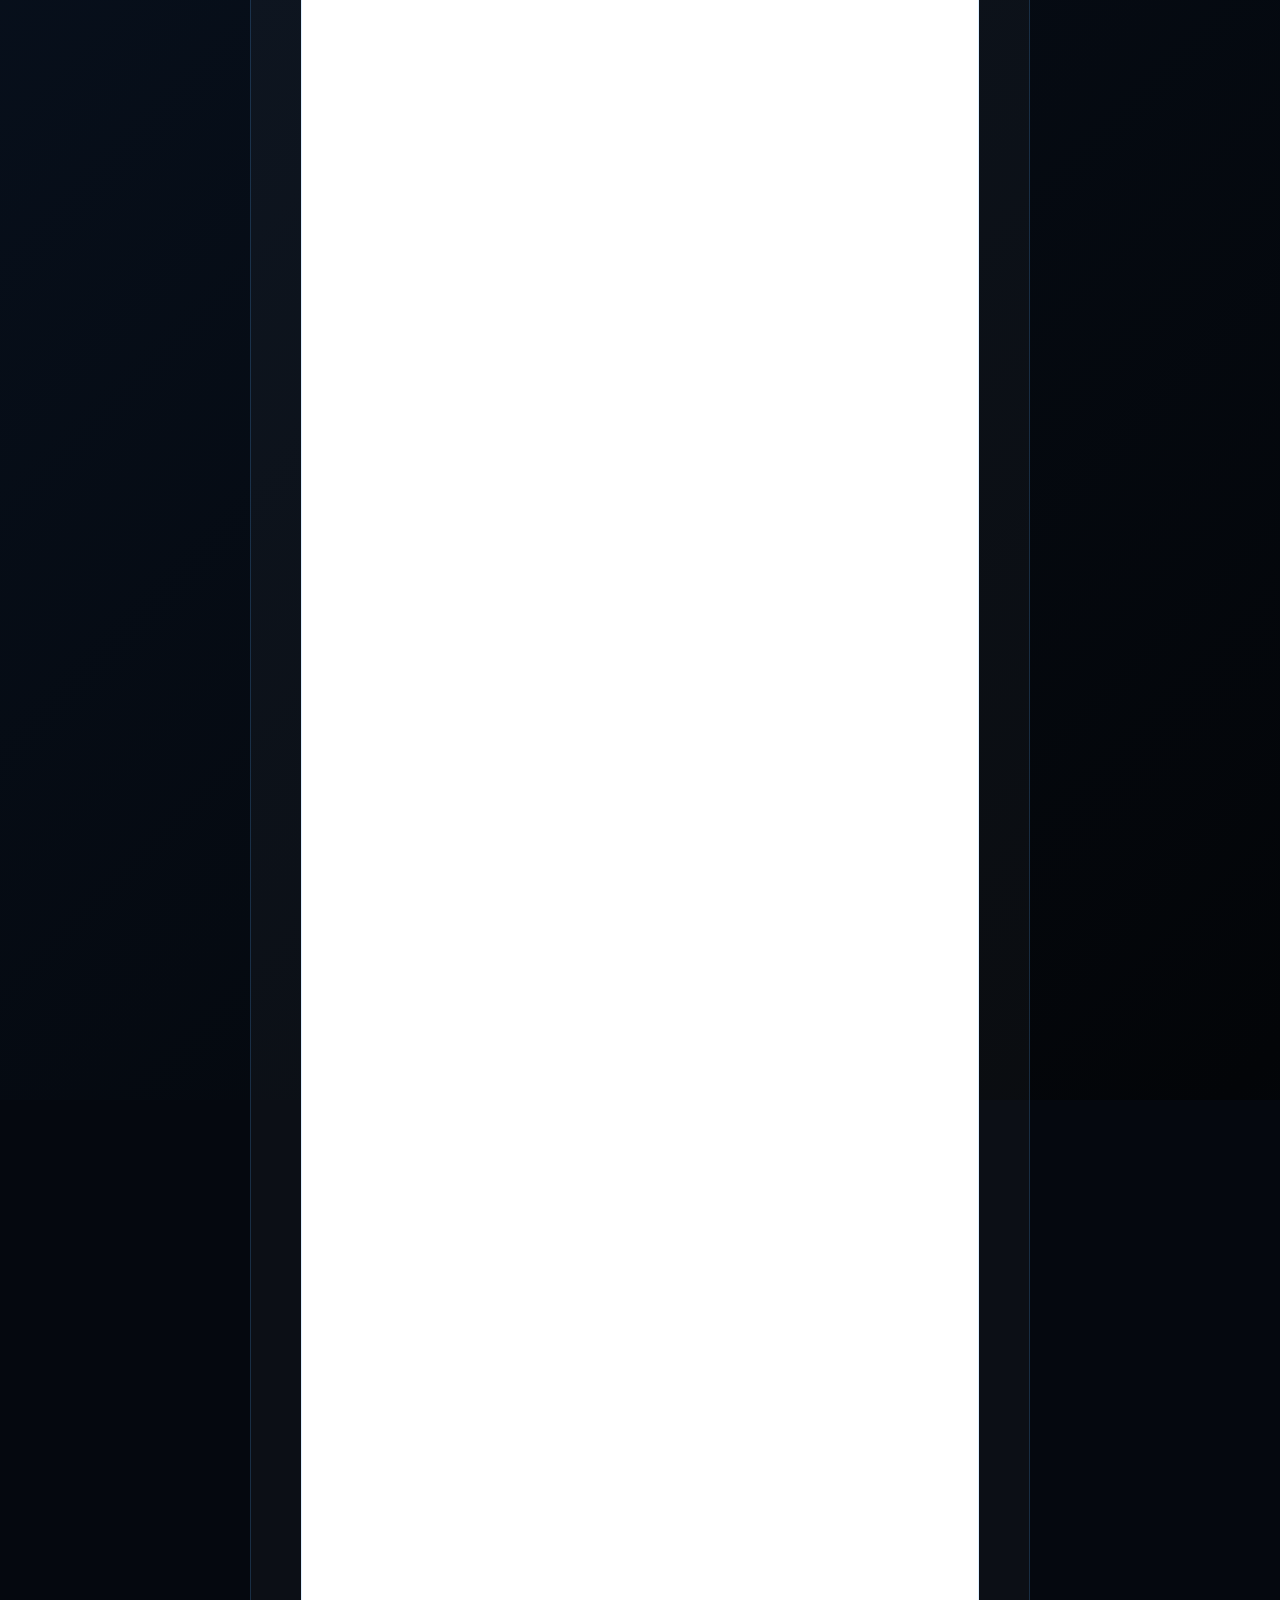
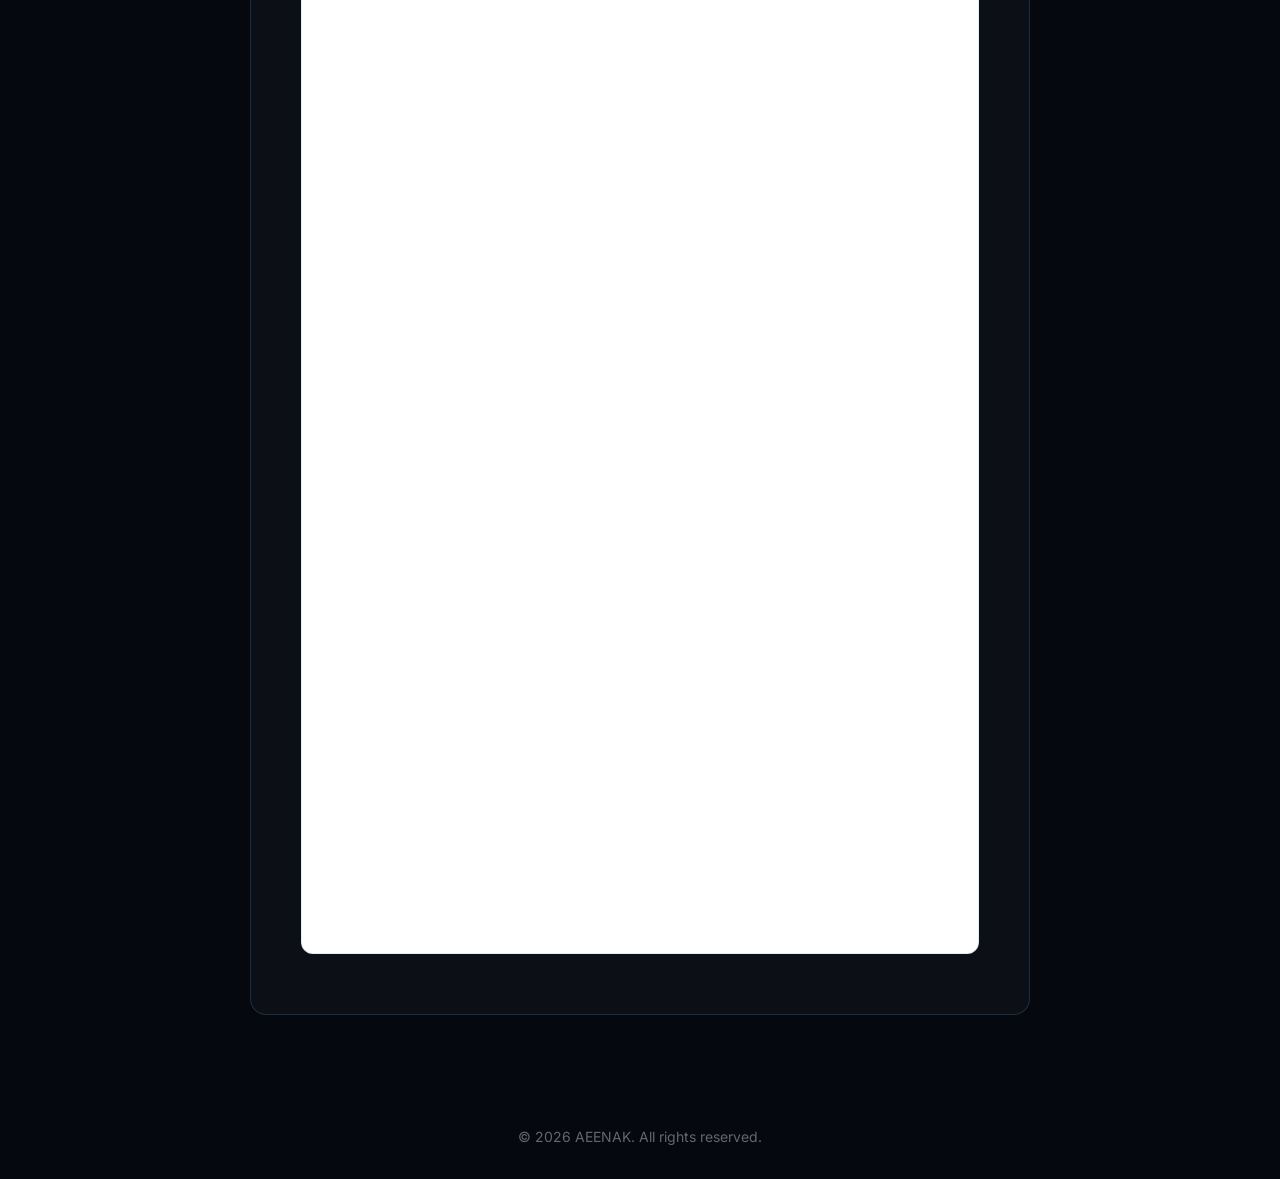
<file: join.html>
<!DOCTYPE html>
<html lang="en">
<head>
  <meta charset="UTF-8">
  <meta name="viewport" content="width=device-width, initial-scale=1.0">
  <title>Join the Community | AEENAK</title>
  <link href="https://fonts.googleapis.com/css2?family=Inter:wght@400;500;600;700;800&display=swap" rel="stylesheet">
  <style>
    * { box-sizing: border-box; margin: 0; padding: 0; font-family: 'Inter', sans-serif; }

    body {
      background: #05080f;
      color: #f5f5f5;
      line-height: 1.7;
      overflow-x: hidden;
      min-height: 100vh;
    }

    /* NAVY BLUE → BLACK PREMIUM GRADIENT */
    body::before {
      content: '';
      position: fixed;
      top: 0; left: 0;
      width: 300%; height: 300%;
      background: linear-gradient(-45deg, #0a1628, #060c18, #000000, #0d1f3c, #030508, #0a1628);
      background-size: 300% 300%;
      animation: gradient-shift 18s ease infinite;
      z-index: -2;
      pointer-events: none;
    }

    @keyframes gradient-shift {
      0% { background-position: 0% 50%; }
      50% { background-position: 100% 50%; }
      100% { background-position: 0% 50%; }
    }

    .nav {
      background: rgba(5, 8, 15, 0.85);
      backdrop-filter: blur(10px);
      padding: 20px 0;
      position: fixed;
      top: 0; left: 0; right: 0;
      z-index: 1000;
      border-bottom: 1px solid rgba(79, 172, 254, 0.1);
    }

    .nav-inner {
      width: 90%;
      max-width: 1200px;
      margin: 0 auto;
      display: flex;
      justify-content: space-between;
      align-items: center;
    }

    .logo {
      font-size: 24px;
      font-weight: 800;
      color: #f5f5f5;
      text-decoration: none;
      letter-spacing: -0.5px;
    }

    .nav-btn {
      background: #0a66c2;
      color: white;
      padding: 10px 24px;
      border-radius: 6px;
      text-decoration: none;
      font-weight: 600;
      font-size: 14px;
      transition: all 0.3s ease;
    }

    .nav-btn:hover {
      background: #0852a3;
      transform: translateY(-2px);
    }

    .page-wrap {
      min-height: 100vh;
      display: flex;
      align-items: center;
      justify-content: center;
      padding: 160px 20px 80px;
      position: relative;
      z-index: 1;
    }

    .community-box {
      max-width: 780px;
      width: 100%;
      background: rgba(255,255,255,0.03);
      border: 1px solid rgba(79, 172, 254, 0.2);
      border-radius: 16px;
      padding: 60px 50px;
    }

    .community-box h1 {
      font-size: 40px;
      font-weight: 800;
      color: #f5f5f5;
      line-height: 1.2;
      margin-bottom: 30px;
      letter-spacing: -0.5px;
    }

    .community-box p {
      font-size: 16px;
      color: rgba(245, 245, 245, 0.82);
      margin-bottom: 20px;
      line-height: 1.8;
    }

    .community-box .highlight {
      color: #fbbf24;
      font-weight: 700;
    }

    .community-box .membership {
      margin-top: 35px;
      padding: 24px 28px;
      background: rgba(10, 102, 194, 0.12);
      border: 1px solid rgba(10, 102, 194, 0.3);
      border-radius: 10px;
      color: #4faafe;
      font-size: 18px;
      font-weight: 700;
      text-align: center;
      letter-spacing: -0.3px;
    }

    /* Google Form embed */
    .form-section {
      margin-top: 50px;
      border-top: 1px solid rgba(79,172,254,0.15);
      padding-top: 40px;
    }

    .form-section h2 {
      font-size: 22px;
      font-weight: 700;
      color: #f5f5f5;
      margin-bottom: 25px;
    }

    .gform-wrap {
      border-radius: 12px;
      overflow: hidden;
      border: 1px solid rgba(79,172,254,0.2);
      background: white;
    }

    .gform-wrap iframe {
      width: 100%;
      height: 3255px;
      border: none;
      display: block;
    }

    footer {
      text-align: center;
      padding: 30px 20px;
      color: rgba(245,245,245,0.4);
      font-size: 14px;
      position: relative;
      z-index: 1;
    }

    @media (max-width: 600px) {
      .community-box { padding: 40px 24px; }
      .community-box h1 { font-size: 28px; }
    }
  </style>
</head>
<body>

<nav class="nav">
  <div class="nav-inner">
    <a href="index.html" class="logo">AEENAK</a>
    <a href="https://zcal.co/i/w9sHRUVw" class="nav-btn">Book an Appointment</a>
  </div>
</nav>

<div class="page-wrap">
  <div class="community-box">
    <h1>Ready to upgrade Your network by joining a Community of CXOs and Business owners.</h1>

    <p>This is a private network of founders, Leaders, and Business owners who actively build relationships and close deals through LinkedIn.</p>

    <p>Members of this community have collectively generated <span class="highlight">$350M+</span> in closed deals.</p>

    <p>The community is intentionally small and curated.</p>

    <p>Many members not only collaborate externally but also close deals with each other inside the network.</p>

    <div class="membership">Approved members pay a $1,999 / Annual Membership</div>

    <!-- Google Form embedded directly on page -->
    <div class="form-section">
      <h2>Apply for Membership</h2>
      <!-- Google Form embedded directly -->
      <div class="gform-wrap">
        <iframe
          src="https://docs.google.com/forms/d/e/1FAIpQLSeDCEAsi5aiUPyzlXVo7nXdGQkd6QOc9rlsfqzzW97YFdkRuw/viewform?embedded=true"
          title="Membership Application Form"
          loading="lazy"
          marginheight="0"
          marginwidth="0">
          Loading…
        </iframe>
      </div>
    </div>
  </div>
</div>

<footer>© 2026 AEENAK. All rights reserved.</footer>

</body>
</html>
</file>
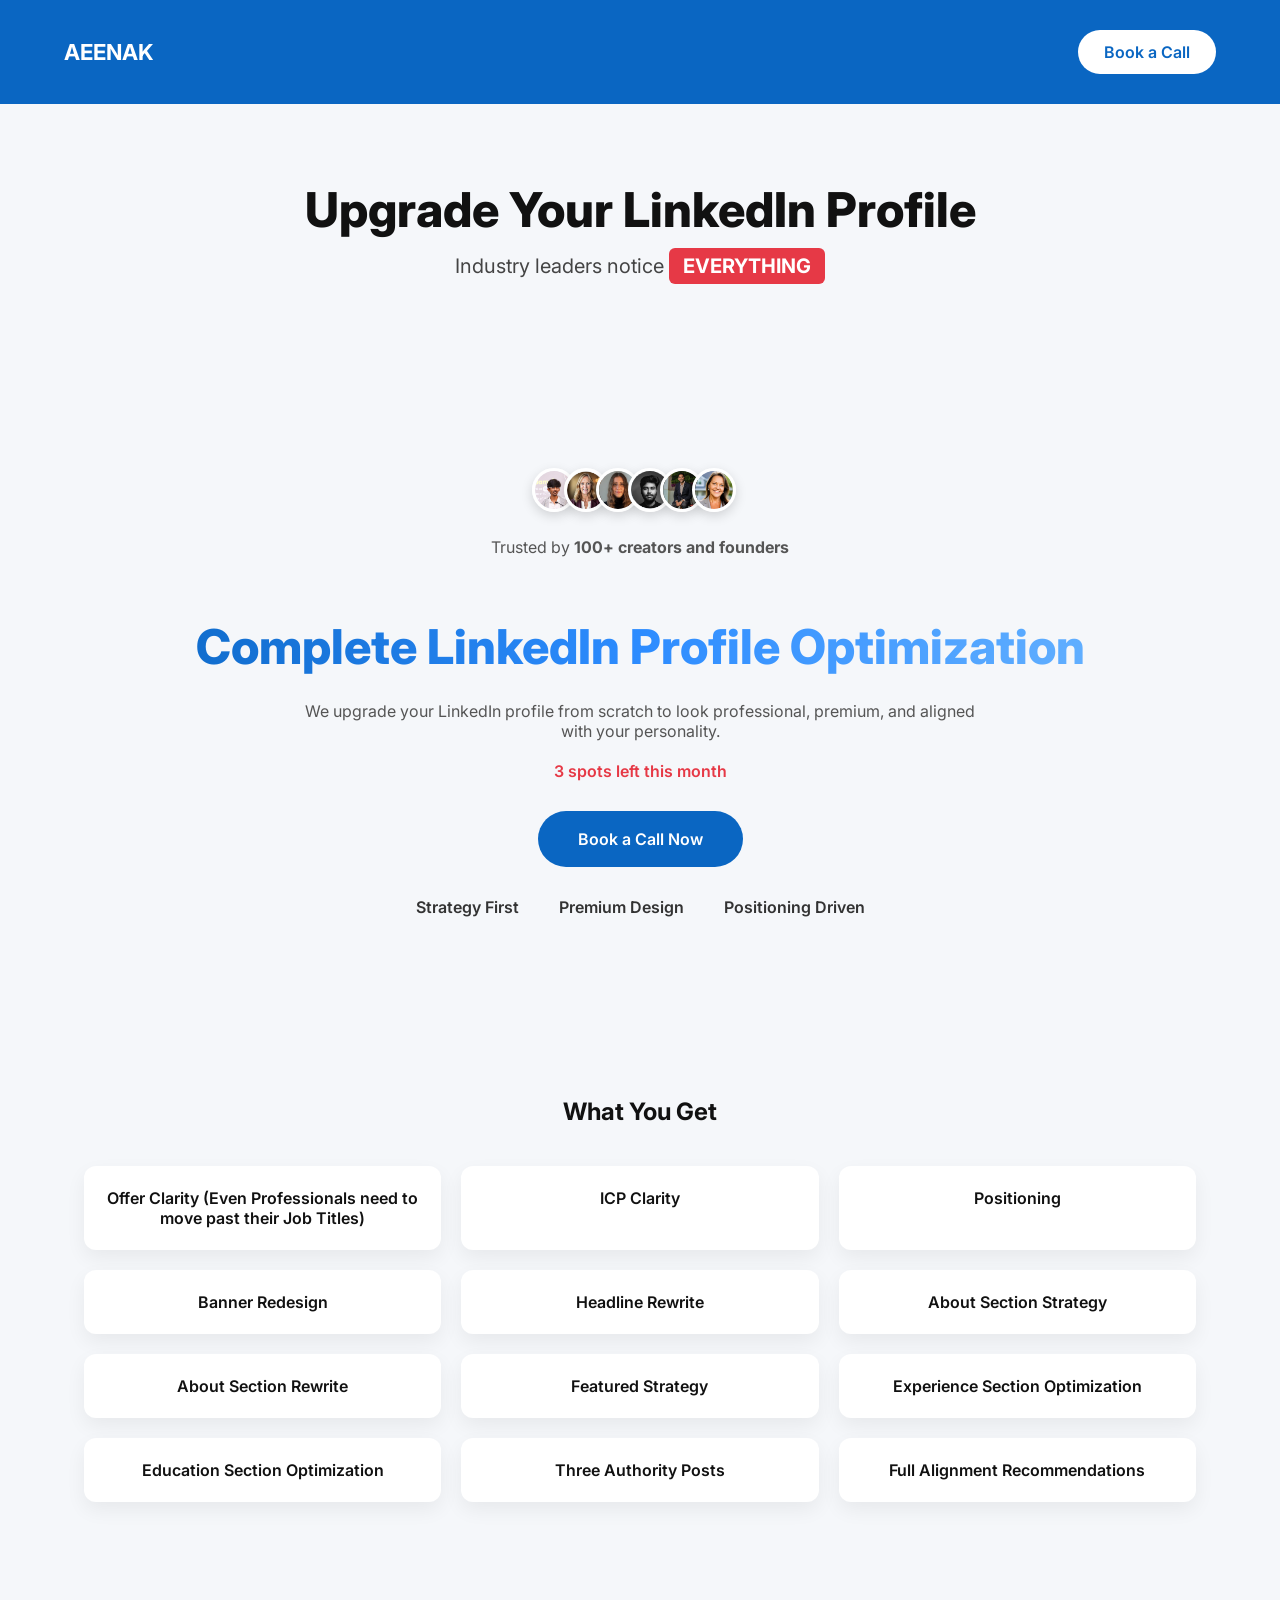
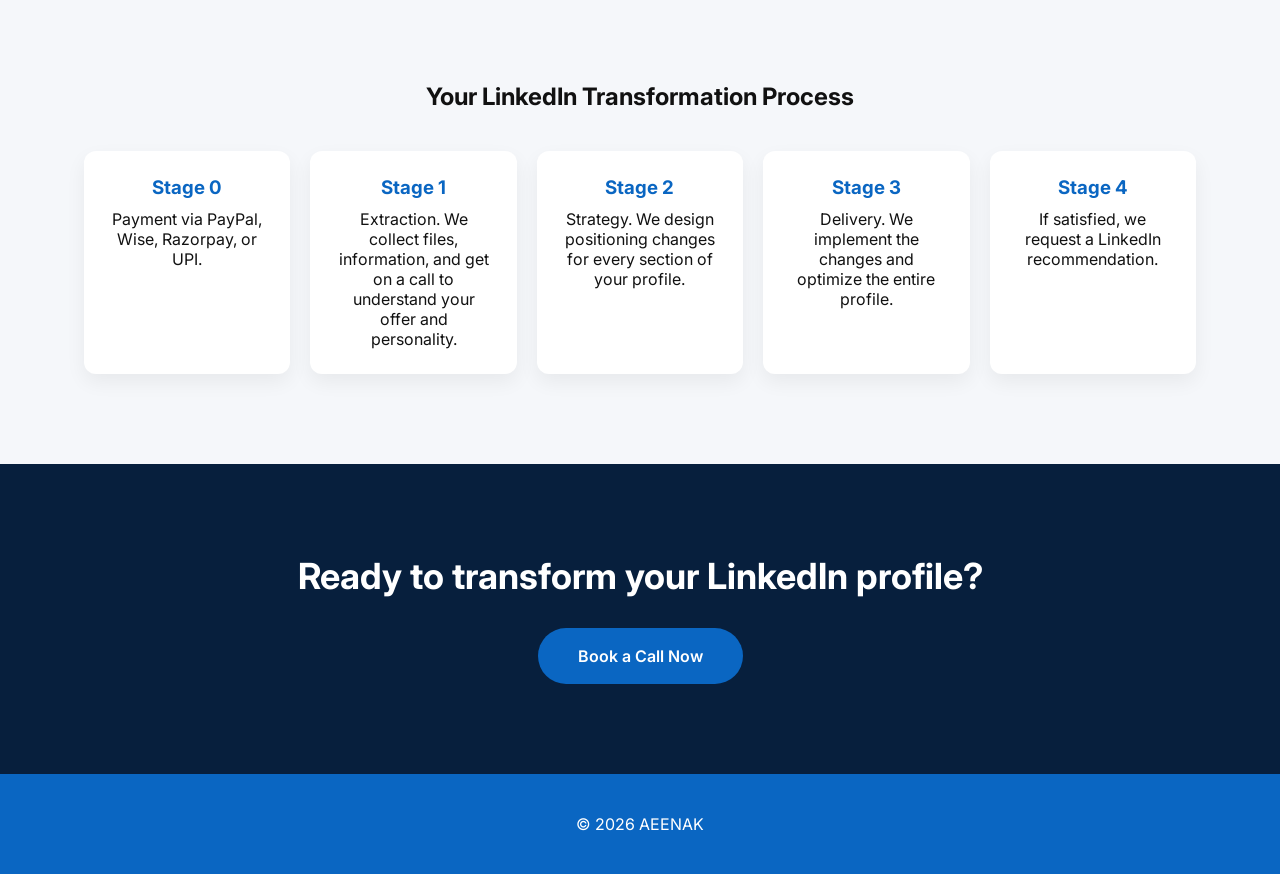
<file: profile-optimization.html>
<!DOCTYPE html>
<html lang="en">
<head>
  <meta charset="UTF-8">
  <meta name="viewport" content="width=device-width, initial-scale=1.0">
  <title>LinkedIn Profile Optimization | AEENAK</title>
  <link href="https://fonts.googleapis.com/css2?family=Inter:wght@400;500;600;700;800&display=swap" rel="stylesheet">
  <style>
    * { box-sizing: border-box; margin: 0; padding: 0; font-family: 'Inter', sans-serif; }
    body { background: #f5f7fa; color: #111; }
    .container { width: 90%; max-width: 1200px; margin: auto; }
    section { padding: 90px 20px; }

    /* NAV — LinkedIn Blue, kept as is */
    .nav {
      background: #0A66C2;
      padding: 30px 0;
      position: fixed;
      top: 0; left: 0; right: 0;
      z-index: 1000;
    }

    .nav-inner {
      width: 90%;
      max-width: 1200px;
      margin: auto;
      display: flex;
      justify-content: space-between;
      align-items: center;
    }

    /* Change 22 */
    .logo {
      color: white;
      font-weight: 700;
      font-size: 22px;
      text-decoration: none;
    }

    .nav-btn {
      background: white;
      color: #0A66C2;
      padding: 12px 26px;
      border-radius: 40px;
      font-weight: 600;
      text-decoration: none;
    }

    /* HERO */
    .hero { text-align: center; padding-top: 180px; padding-bottom: 60px; }
    .hero h1 { font-size: 48px; font-weight: 800; margin-bottom: 15px; }
    .hero-sub { font-size: 20px; color: #444; }
    .danger-word { background: #e63946; color: white; padding: 6px 14px; border-radius: 6px; font-weight: 700; }

    /* CLIENT AVATARS */
    .avatar-group { display: flex; justify-content: center; margin-top: 40px; margin-bottom: 25px; }
    .avatar { width: 44px; height: 44px; border-radius: 50%; margin-left: -12px; border: 3px solid white; box-shadow: 0 4px 12px rgba(0,0,0,0.15); object-fit: cover; }
    .trusted { text-align: center; }
    .trusted-text { margin-bottom: 60px; color: #555; }

    .agency-heading {
      font-size: 48px;
      font-weight: 800;
      margin-bottom: 25px;
      background: linear-gradient(90deg, #0A66C2, #2d8cff, #6db7ff);
      -webkit-background-clip: text;
      -webkit-text-fill-color: transparent;
    }

    .trusted-sub { max-width: 700px; margin: auto; margin-bottom: 20px; color: #555; }
    .spots-left { color: #e63946; font-weight: 600; margin-bottom: 20px; }

    .hero-btn {
      background: #0A66C2;
      color: white;
      padding: 18px 40px;
      border-radius: 40px;
      text-decoration: none;
      font-weight: 600;
      display: inline-block;
      margin-top: 10px;
    }

    .trust-features {
      display: flex;
      justify-content: center;
      gap: 40px;
      margin-top: 30px;
      font-weight: 600;
      color: #333;
    }

    /* WHAT YOU GET — Change 23: updated list */
    .features { text-align: center; }

    .feature-grid {
      display: grid;
      grid-template-columns: repeat(3, 1fr);
      gap: 20px;
      margin-top: 40px;
    }

    .feature-box {
      background: white;
      padding: 22px;
      border-radius: 12px;
      font-weight: 600;
      box-shadow: 0 8px 20px rgba(0,0,0,0.06);
    }

    /* Change 23: "What Clients Say" section DELETED */

    /* PROCESS */
    .process { text-align: center; }

    .process-grid {
      display: grid;
      grid-template-columns: repeat(5, 1fr);
      gap: 20px;
      margin-top: 40px;
    }

    .process-box { background: white; padding: 25px; border-radius: 12px; box-shadow: 0 8px 20px rgba(0,0,0,0.06); }
    .process-box h3 { margin-bottom: 10px; color: #0A66C2; }

    /* CTA */
    .final-cta { text-align: center; background: #071f3d; color: white; }
    .final-cta h2 { font-size: 36px; margin-bottom: 20px; }

    /* FOOTER */
    .footer { background: #0A66C2; color: white; padding: 40px 20px; text-align: center; }

    @media (max-width: 900px) {
      .feature-grid { grid-template-columns: repeat(2, 1fr); }
      .process-grid { grid-template-columns: repeat(2, 1fr); }
    }

    @media (max-width: 600px) {
      .feature-grid { grid-template-columns: 1fr; }
      .process-grid { grid-template-columns: 1fr; }
      .hero h1 { font-size: 32px; }
    }
  </style>
</head>
<body>

<nav class="nav">
  <div class="nav-inner">
    <!-- Change 22 -->
    <a href="index.html" class="logo">AEENAK</a>
    <a class="nav-btn" href="https://zcal.co/i/w9sHRUVw" target="_blank">Book a Call</a>
  </div>
</nav>

<section class="hero container">
  <h1>Upgrade Your LinkedIn Profile</h1>
  <p class="hero-sub">Industry leaders notice <span class="danger-word">EVERYTHING</span></p>
</section>

<section class="trusted container">
  <div class="avatar-group">
    <img src="client1.png" class="avatar">
    <img src="client2.png" class="avatar">
    <img src="client3.png" class="avatar">
    <img src="client4.png" class="avatar">
    <img src="client5.png" class="avatar">
    <img src="client6.png" class="avatar">
  </div>
  <p class="trusted-text">Trusted by <strong>100+ creators and founders</strong></p>
  <h2 class="agency-heading">Complete LinkedIn Profile Optimization</h2>
  <p class="trusted-sub">We upgrade your LinkedIn profile from scratch to look professional, premium, and aligned with your personality.</p>
  <p class="spots-left">3 spots left this month</p>
  <a class="hero-btn" href="https://zcal.co/i/w9sHRUVw" target="_blank">Book a Call Now</a>
  <div class="trust-features">
    <div>Strategy First</div>
    <div>Premium Design</div>
    <div>Positioning Driven</div>
  </div>
</section>

<!-- Change 23: Updated "What You Get" list -->
<section class="features container">
  <h2>What You Get</h2>
  <div class="feature-grid">
    <div class="feature-box">Offer Clarity (Even Professionals need to move past their Job Titles)</div>
    <div class="feature-box">ICP Clarity</div>
    <div class="feature-box">Positioning</div>
    <div class="feature-box">Banner Redesign</div>
    <div class="feature-box">Headline Rewrite</div>
    <div class="feature-box">About Section Strategy</div>
    <div class="feature-box">About Section Rewrite</div>
    <div class="feature-box">Featured Strategy</div>
    <div class="feature-box">Experience Section Optimization</div>
    <div class="feature-box">Education Section Optimization</div>
    <div class="feature-box">Three Authority Posts</div>
    <div class="feature-box">Full Alignment Recommendations</div>
  </div>
</section>

<!-- Change 23: "What Clients Say" section REMOVED -->

<section class="process container">
  <h2>Your LinkedIn Transformation Process</h2>
  <div class="process-grid">
    <div class="process-box">
      <h3>Stage 0</h3>
      <p>Payment via PayPal, Wise, Razorpay, or UPI.</p>
    </div>
    <div class="process-box">
      <h3>Stage 1</h3>
      <p>Extraction. We collect files, information, and get on a call to understand your offer and personality.</p>
    </div>
    <div class="process-box">
      <h3>Stage 2</h3>
      <p>Strategy. We design positioning changes for every section of your profile.</p>
    </div>
    <div class="process-box">
      <h3>Stage 3</h3>
      <p>Delivery. We implement the changes and optimize the entire profile.</p>
    </div>
    <div class="process-box">
      <h3>Stage 4</h3>
      <p>If satisfied, we request a LinkedIn recommendation.</p>
    </div>
  </div>
</section>

<section class="final-cta">
  <div class="container">
    <h2>Ready to transform your LinkedIn profile?</h2>
    <a class="hero-btn" href="https://zcal.co/i/w9sHRUVw" target="_blank">Book a Call Now</a>
  </div>
</section>

<footer class="footer">© 2026 AEENAK</footer>

</body>
</html>
</file>
